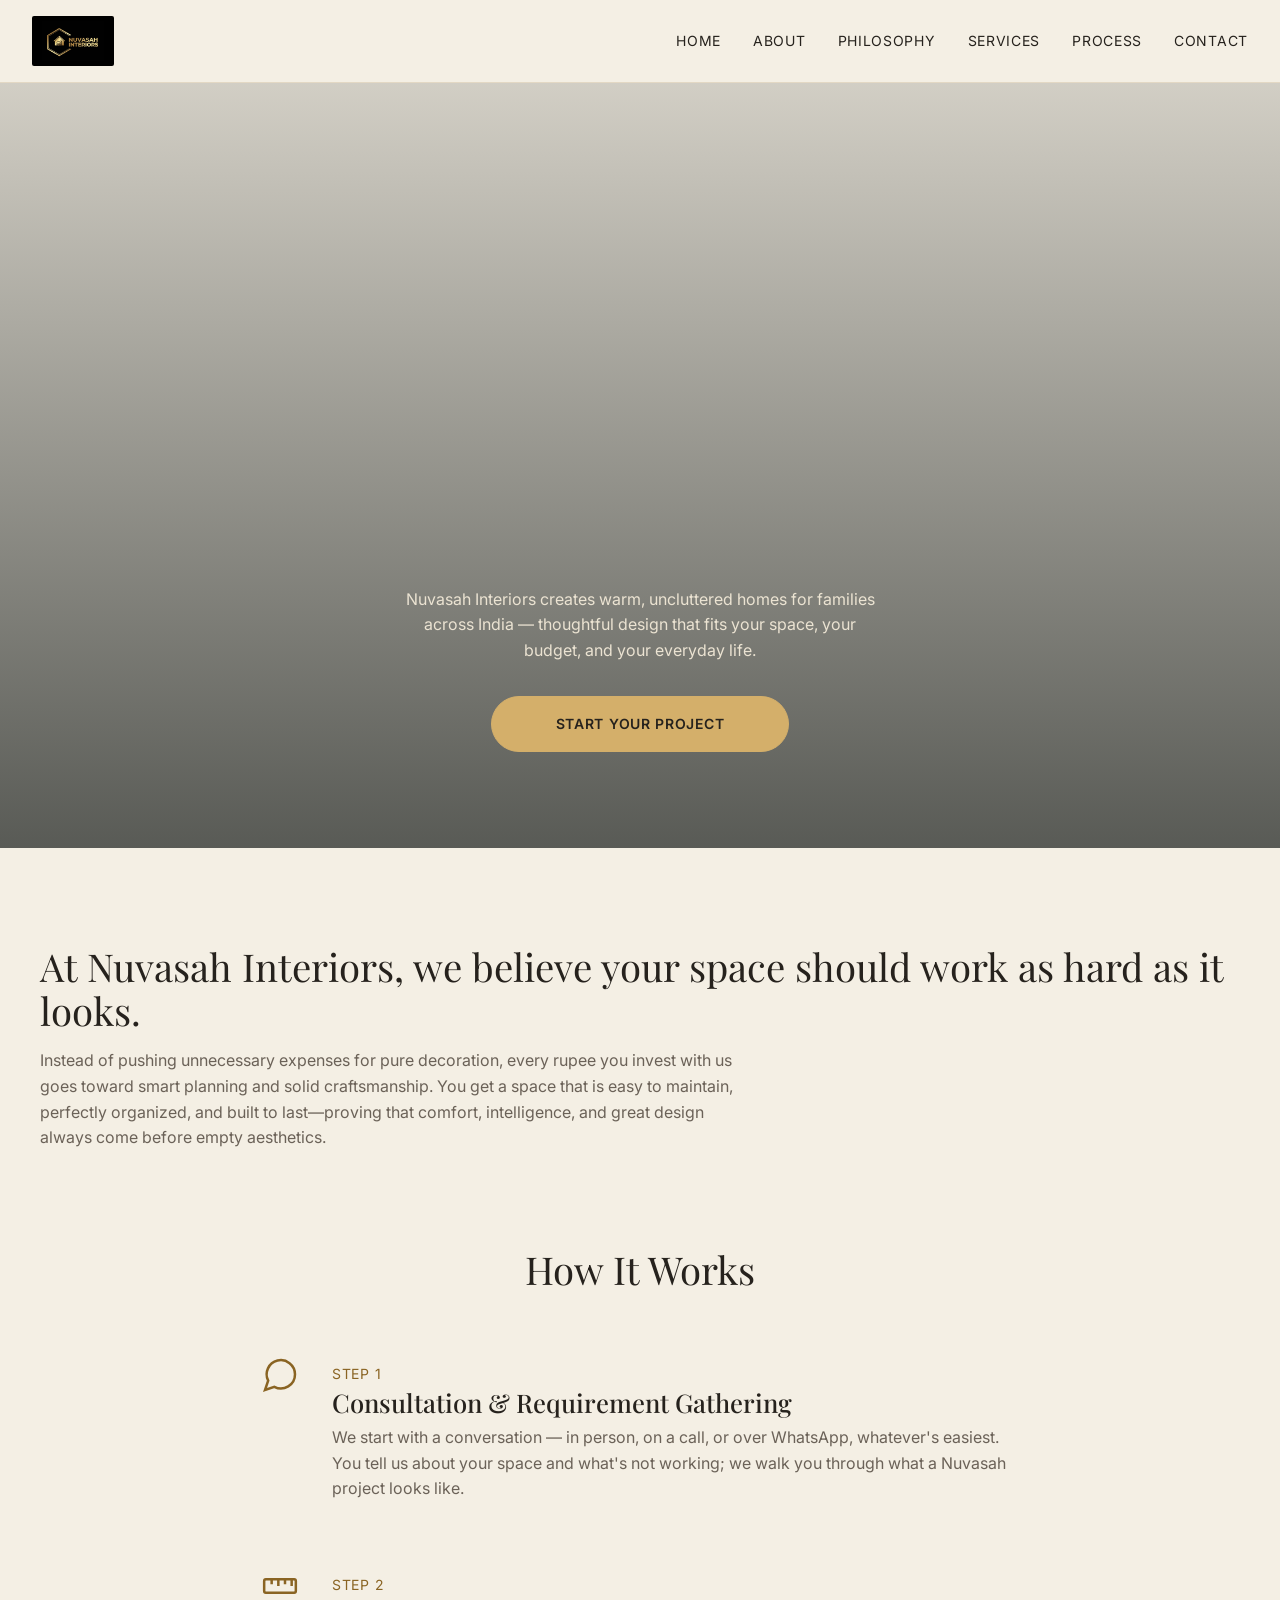
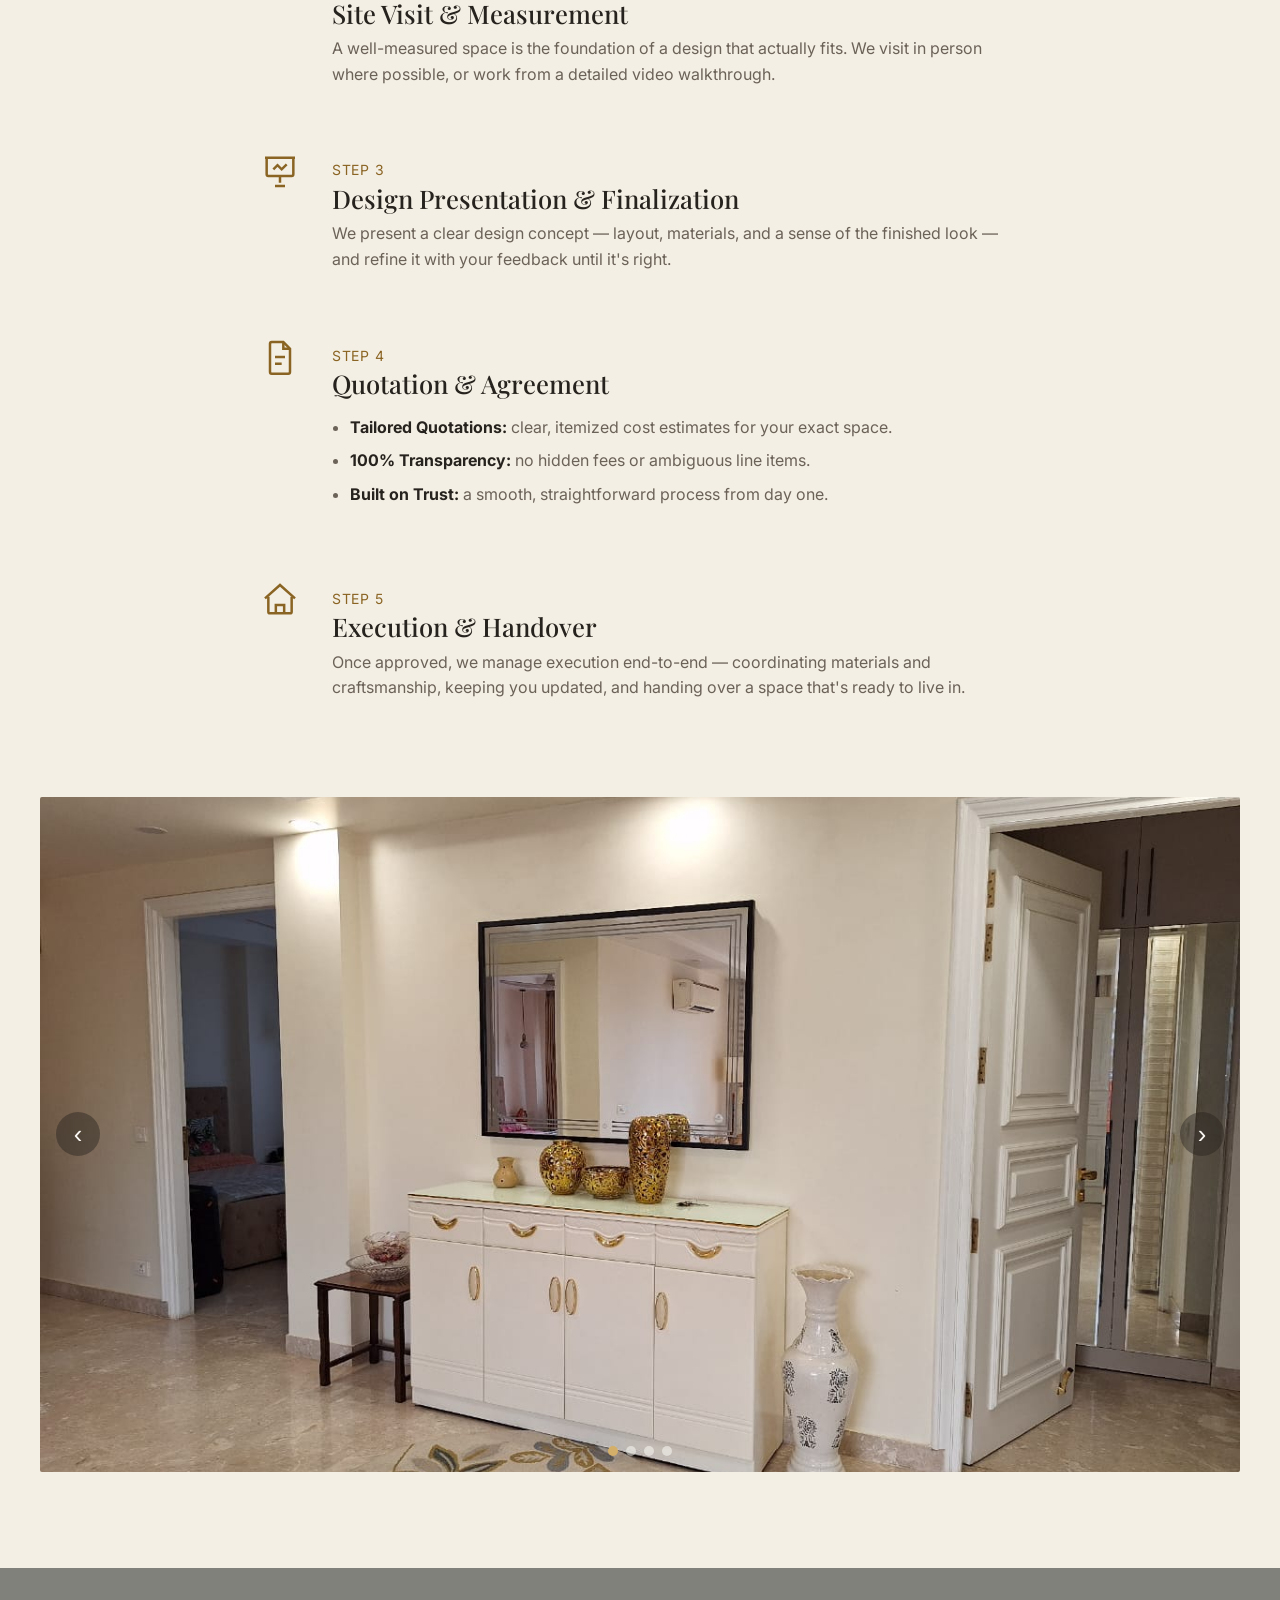
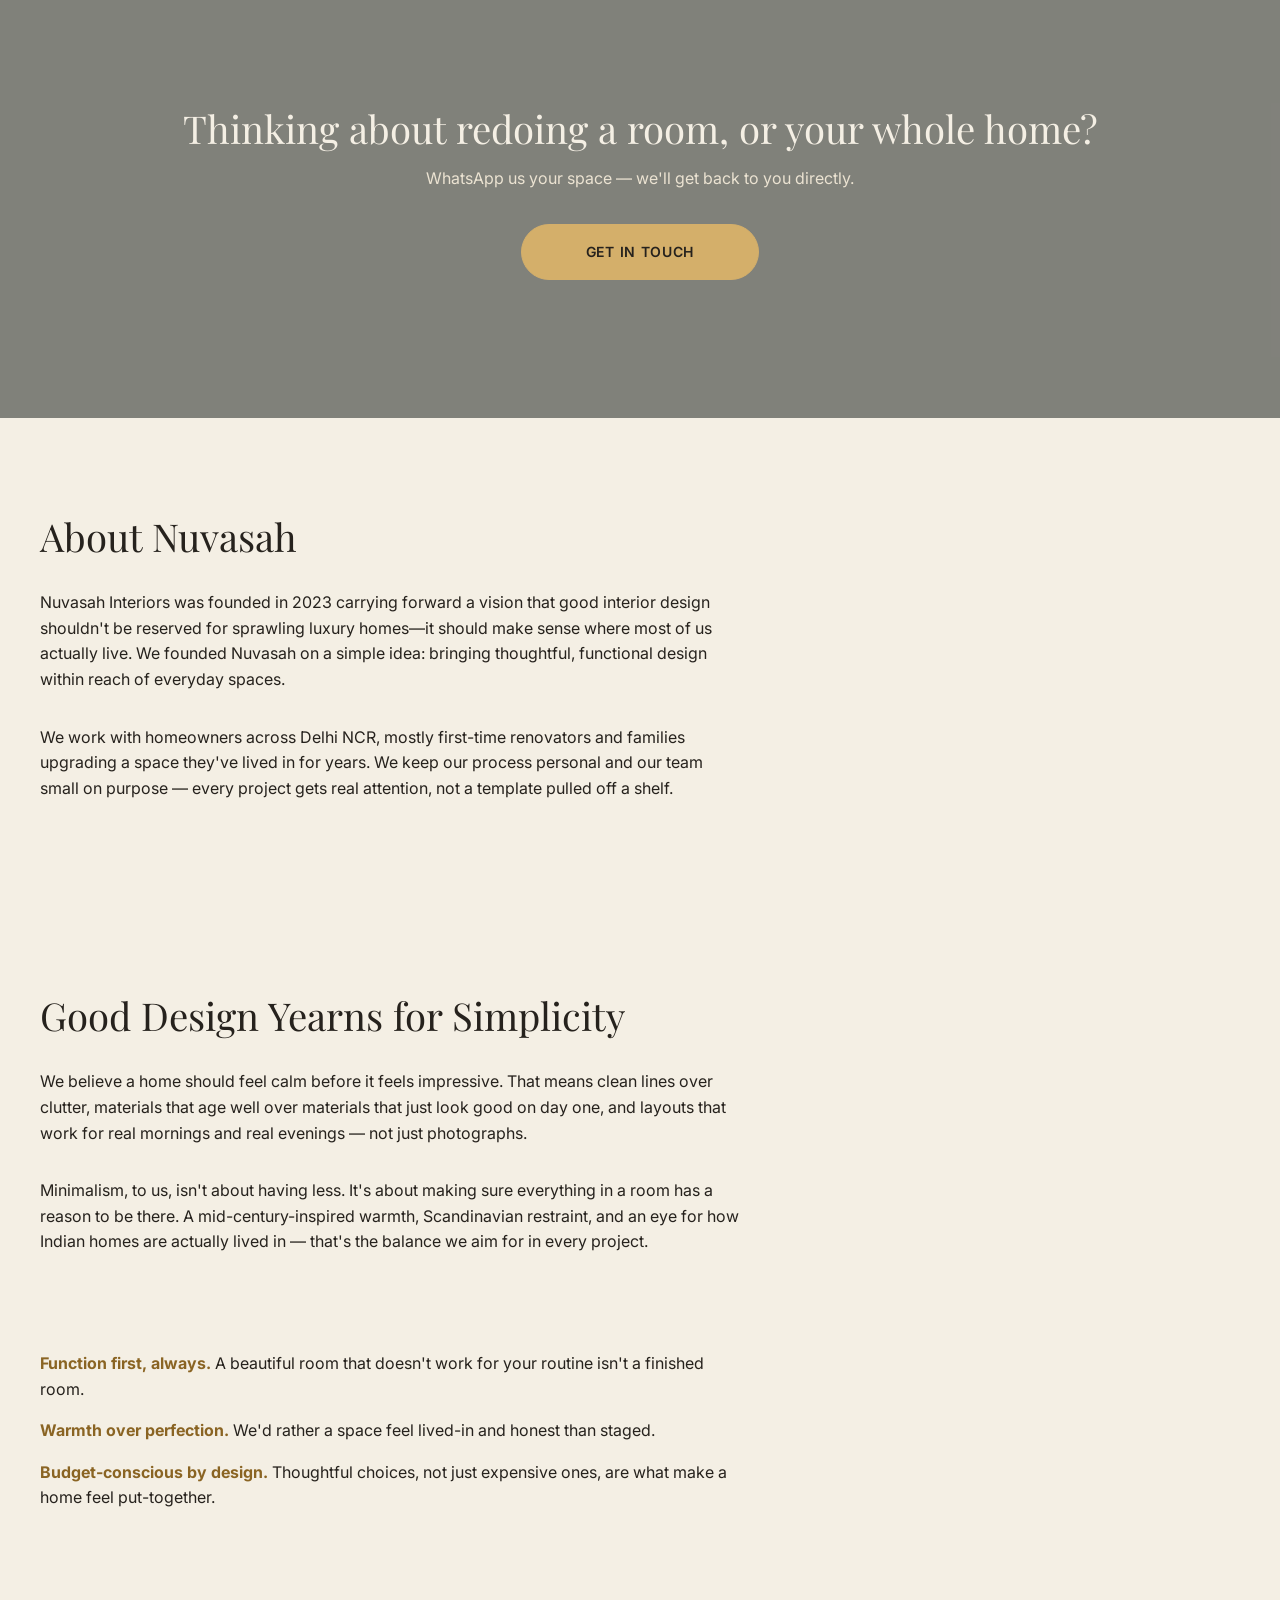
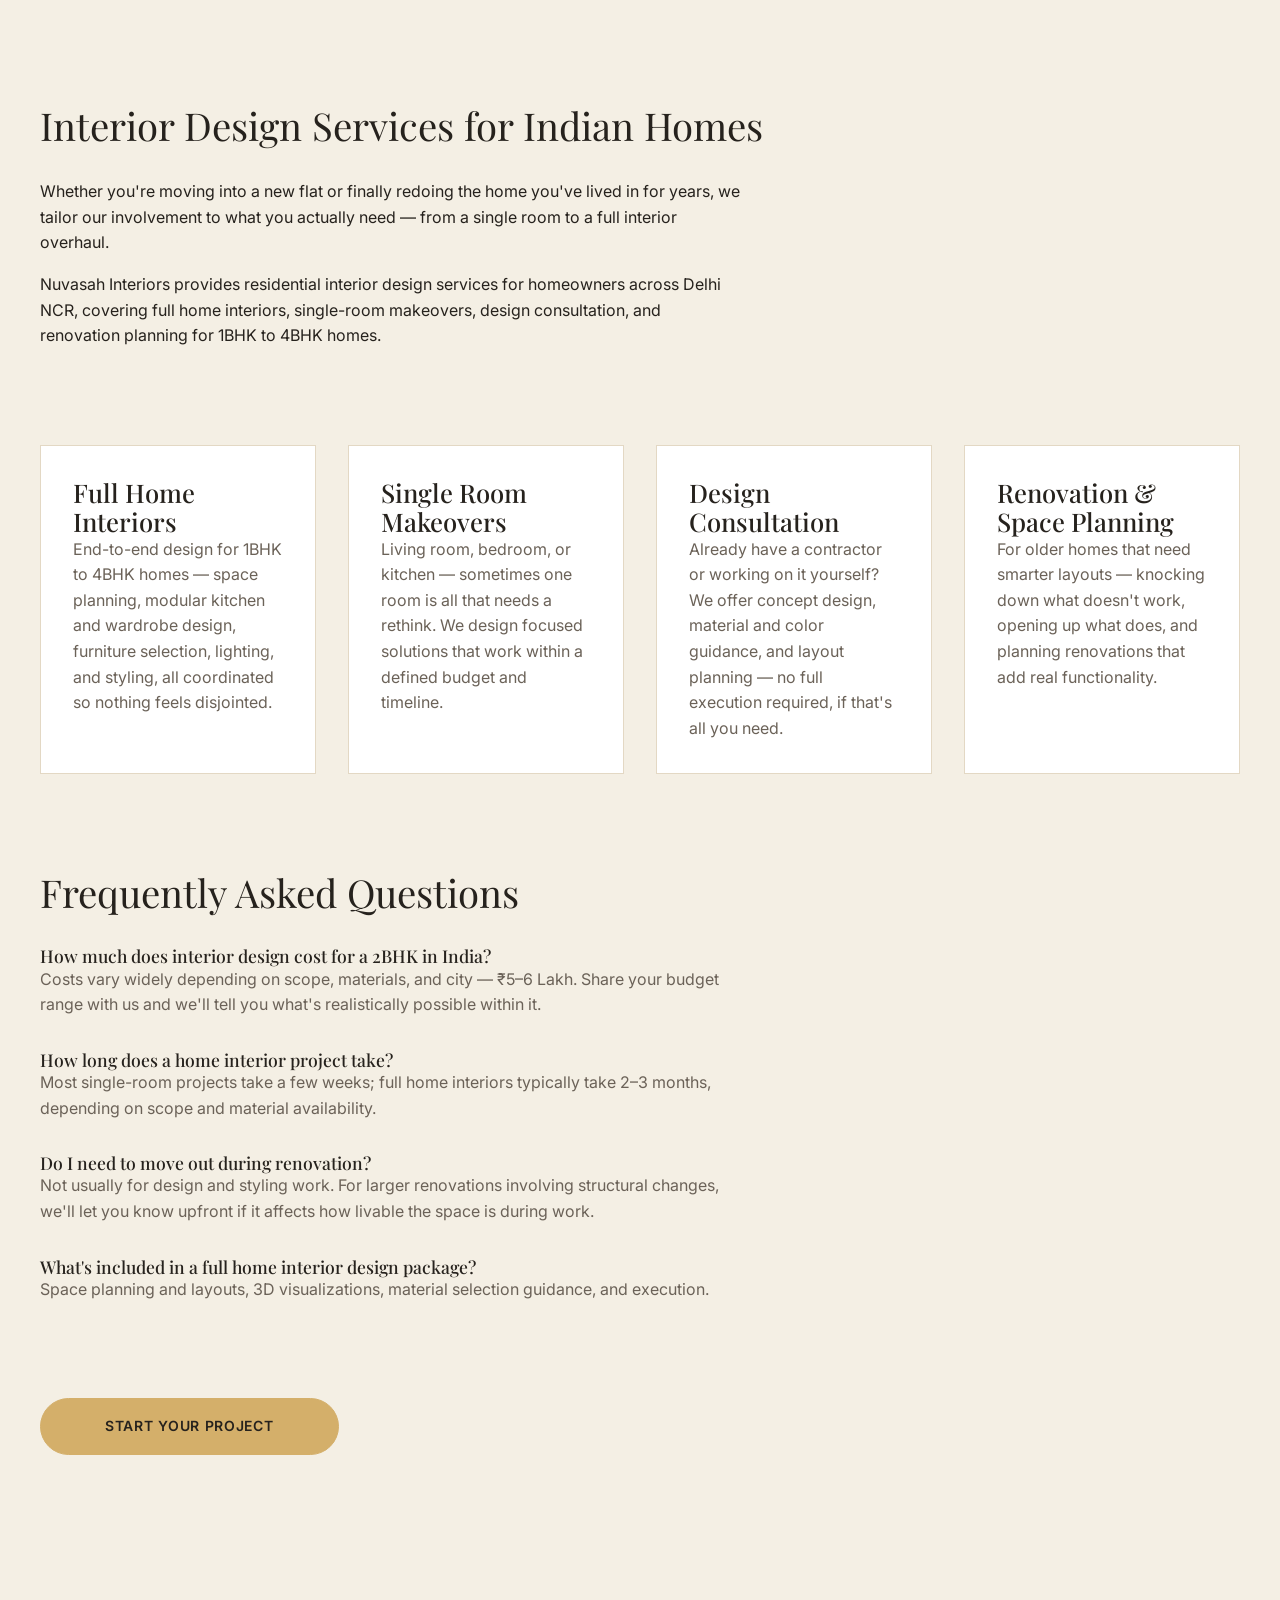
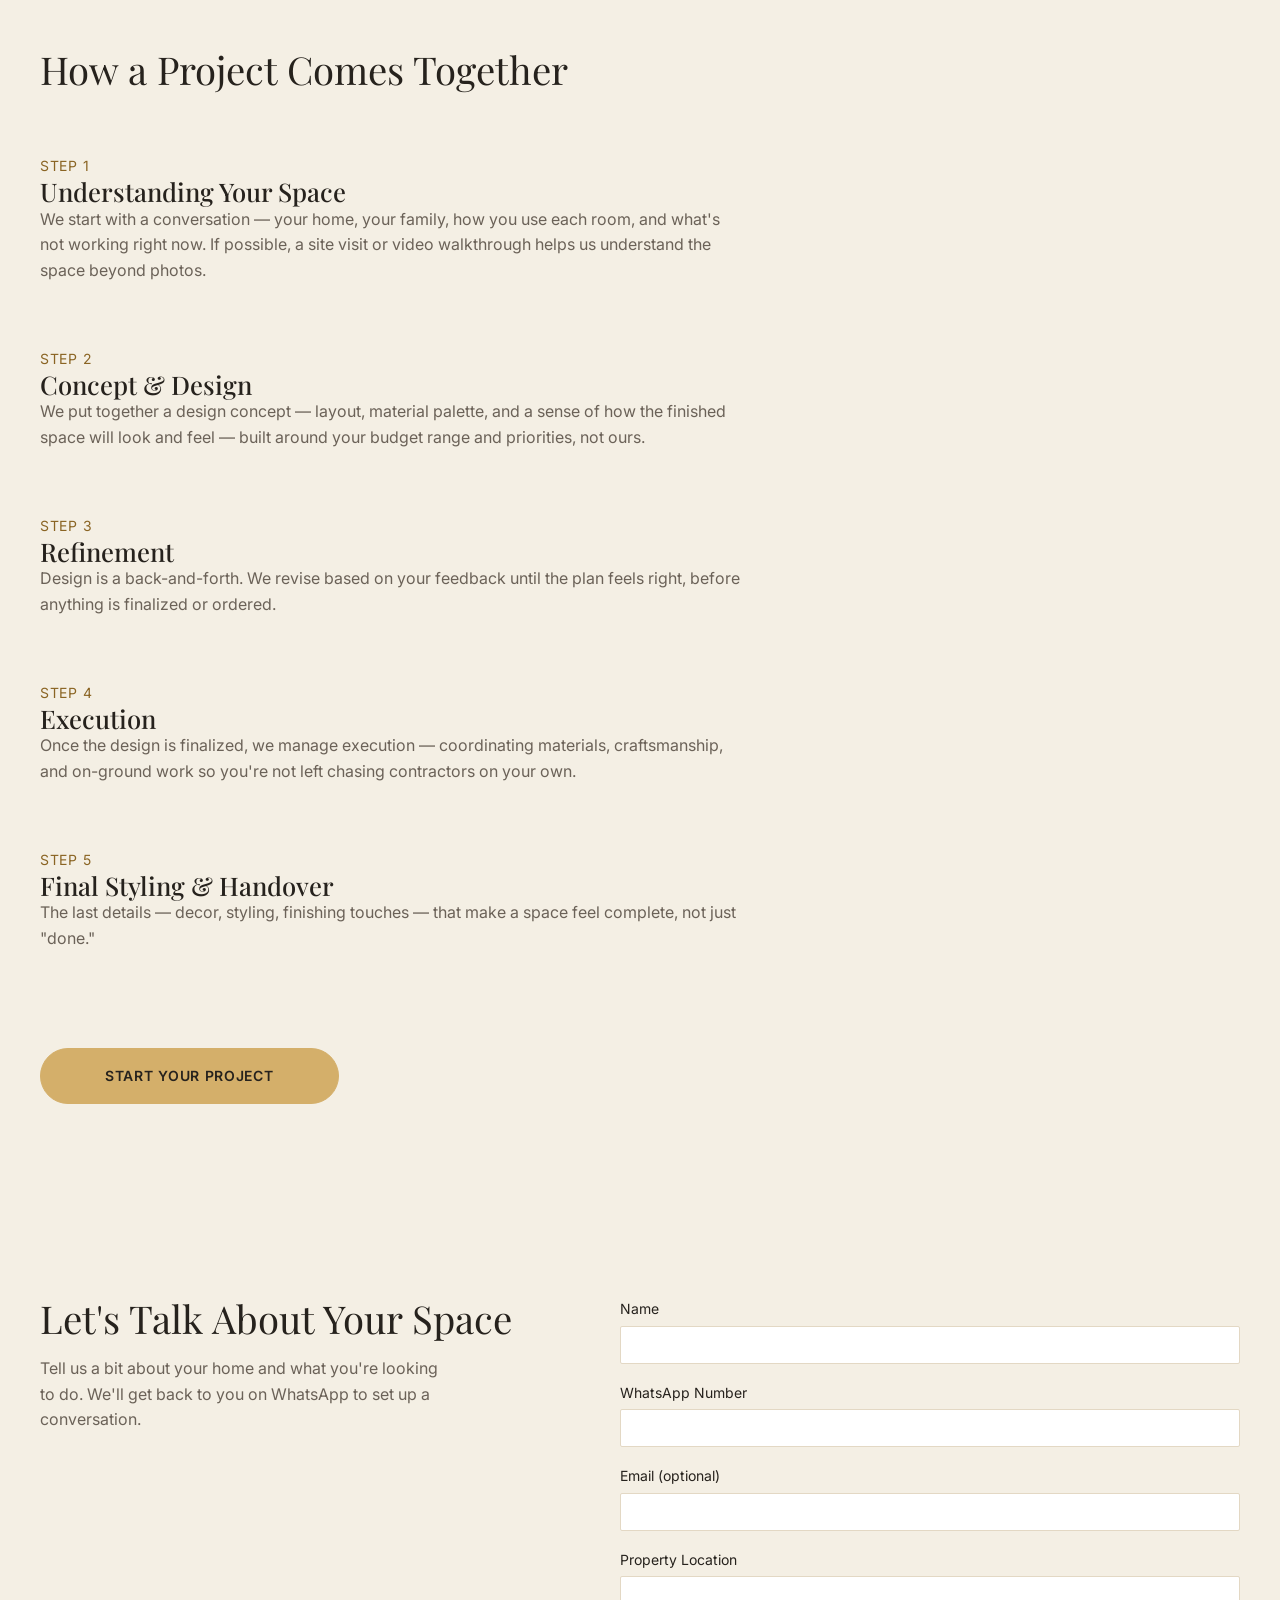
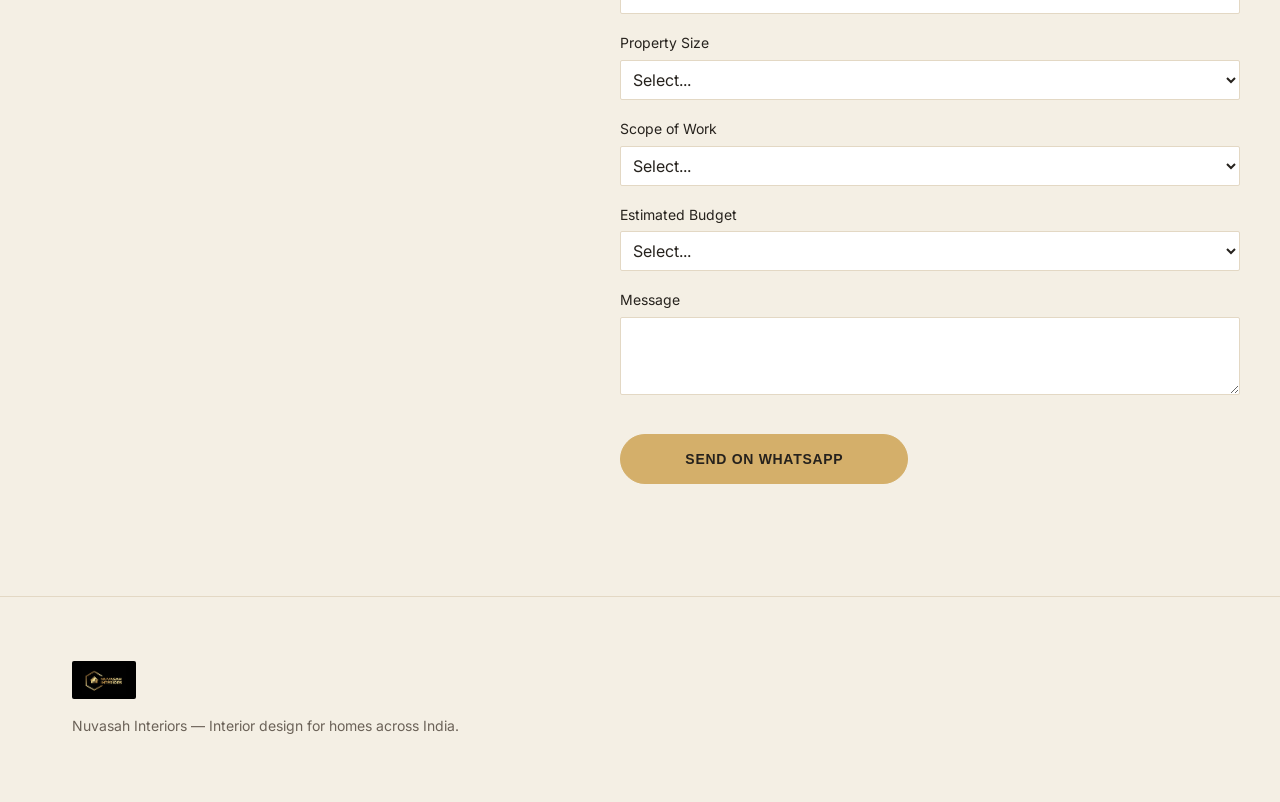
<file: index.html>
<!DOCTYPE html>
<html lang="en">
<head>
<meta charset="UTF-8">
<meta name="viewport" content="width=device-width, initial-scale=1.0">
<title>Nuvasah Interiors | Interior Design for Indian Homes</title>
<meta name="description" content="Nuvasah Interiors creates warm, uncluttered homes for families across India — thoughtful design that fits your space, your budget, and your everyday life.">
<link rel="preconnect" href="https://fonts.googleapis.com">
<link href="https://fonts.googleapis.com/css2?family=Playfair+Display:ital,wght@0,400;0,500;0,600;1,400&family=Inter:wght@400;500;600&display=swap" rel="stylesheet">
<link rel="stylesheet" href="css/variables.css">
<link rel="stylesheet" href="css/main.css">
</head>
<body>

<header class="site-header">
  <a href="#home" class="site-logo">
    <img src="assets/images/logo.png" alt="Nuvasah Interiors" height="40">
  </a>
  <ul class="site-nav">
    <li><a href="#home">Home</a></li>
    <li><a href="#about">About</a></li>
    <li><a href="#philosophy">Philosophy</a></li>
    <li><a href="#services">Services</a></li>
    <li><a href="#process">Process</a></li>
    <li><a href="#contact">Contact</a></li>
  </ul>
</header>

<!-- ============================ HOME ============================ -->
<section id="home">
  <div class="hero" style="background-image: url('https://images.unsplash.com/photo-1616486338812-3dadae4b4ace?q=80&w=1600&auto=format&fit=crop');">
    <div class="hero-content">
      <p>Nuvasah Interiors creates warm, uncluttered homes for families across India — thoughtful design that fits your space, your budget, and your everyday life.</p>
      <a href="#contact" class="btn btn-primary">Start Your Project</a>
    </div>
  </div>

  <div class="container section">
    <h2>At Nuvasah Interiors, we believe your space should work as hard as it looks.</h2>
    <p style="max-width:700px; margin-top:1rem;">Instead of pushing unnecessary expenses for pure decoration, every rupee you invest with us goes toward smart planning and solid craftsmanship. You get a space that is easy to maintain, perfectly organized, and built to last—proving that comfort, intelligence, and great design always come before empty aesthetics.</p>
  </div>

  <div class="container section" style="padding-top:0;">
    <h2 style="text-align:center; margin-bottom: var(--space-lg);">How It Works</h2>
    <div class="how-steps">

      <div class="how-step">
        <div class="how-step-icon">
          <svg viewBox="0 0 24 24" fill="none" stroke="currentColor" stroke-width="1.5"><path d="M21 11.5a8.5 8.5 0 0 1-12.4 7.6L3 21l1.9-5.6A8.5 8.5 0 1 1 21 11.5z"/></svg>
        </div>
        <div class="how-step-body">
          <p class="how-step-label">Step 1</p>
          <h3>Consultation & Requirement Gathering</h3>
          <p>We start with a conversation — in person, on a call, or over WhatsApp, whatever's easiest. You tell us about your space and what's not working; we walk you through what a Nuvasah project looks like.</p>
        </div>
      </div>

      <div class="how-step">
        <div class="how-step-icon">
          <svg viewBox="0 0 24 24" fill="none" stroke="currentColor" stroke-width="1.5"><rect x="2.5" y="8" width="19" height="8" rx="1"/><path d="M7 8v3M11 8v4M15 8v3M19 8v4"/></svg>
        </div>
        <div class="how-step-body">
          <p class="how-step-label">Step 2</p>
          <h3>Site Visit & Measurement</h3>
          <p>A well-measured space is the foundation of a design that actually fits. We visit in person where possible, or work from a detailed video walkthrough.</p>
        </div>
      </div>

      <div class="how-step">
        <div class="how-step-icon">
          <svg viewBox="0 0 24 24" fill="none" stroke="currentColor" stroke-width="1.5"><path d="M3 4h18M4 4v10a1 1 0 0 0 1 1h14a1 1 0 0 0 1-1V4"/><path d="M12 15v4M9 21h6M8 11l2.5-2.5L13 11l3-3"/></svg>
        </div>
        <div class="how-step-body">
          <p class="how-step-label">Step 3</p>
          <h3>Design Presentation & Finalization</h3>
          <p>We present a clear design concept — layout, materials, and a sense of the finished look — and refine it with your feedback until it's right.</p>
        </div>
      </div>

      <div class="how-step">
        <div class="how-step-icon">
          <svg viewBox="0 0 24 24" fill="none" stroke="currentColor" stroke-width="1.5"><path d="M7 3h7l4 4v14a1 1 0 0 1-1 1H7a1 1 0 0 1-1-1V4a1 1 0 0 1 1-1z"/><path d="M14 3v4h4"/><path d="M9 12h6M9 16h4"/></svg>
        </div>
        <div class="how-step-body">
          <p class="how-step-label">Step 4</p>
          <h3>Quotation & Agreement</h3>
          <ul class="how-step-list">
            <li><strong>Tailored Quotations:</strong> clear, itemized cost estimates for your exact space.</li>
            <li><strong>100% Transparency:</strong> no hidden fees or ambiguous line items.</li>
            <li><strong>Built on Trust:</strong> a smooth, straightforward process from day one.</li>
          </ul>
        </div>
      </div>

      <div class="how-step">
        <div class="how-step-icon">
          <svg viewBox="0 0 24 24" fill="none" stroke="currentColor" stroke-width="1.5"><path d="M3 11l9-8 9 8"/><path d="M5 10v9a1 1 0 0 0 1 1h12a1 1 0 0 0 1-1v-9"/><path d="M9.5 20v-5h5v5"/></svg>
        </div>
        <div class="how-step-body">
          <p class="how-step-label">Step 5</p>
          <h3>Execution & Handover</h3>
          <p>Once approved, we manage execution end-to-end — coordinating materials and craftsmanship, keeping you updated, and handing over a space that's ready to live in.</p>
        </div>
      </div>

    </div>
  </div>

  <div class="container section" style="padding-top:0;">
    <div class="home-carousel" data-interval="5000">
      <ul class="carousel-track">
        <li class="carousel-slide">
          <img src="assets/images/home-carousel-1.jpg" alt="Nuvasah Interiors home project" loading="lazy">
        </li>
        <li class="carousel-slide">
          <img src="assets/images/home-carousel-2.jpg" alt="Nuvasah Interiors home project" loading="lazy">
        </li>
        <li class="carousel-slide">
          <img src="assets/images/home-carousel-3.jpg" alt="Nuvasah Interiors home project" loading="lazy">
        </li>
        <li class="carousel-slide">
          <img src="assets/images/home-carousel-4.jpg" alt="Nuvasah Interiors home project" loading="lazy">
        </li>
      </ul>
      <button class="carousel-btn carousel-prev" type="button" aria-label="Previous slide">&#8249;</button>
      <button class="carousel-btn carousel-next" type="button" aria-label="Next slide">&#8250;</button>
      <div class="carousel-dots"></div>
    </div>
  </div>

  <div class="photo-band" style="background-image: url('https://images.unsplash.com/photo-1600585154340-be6161a56a0c?q=80&w=1600&auto=format&fit=crop');">
    <div class="photo-band-content">
      <h2 style="font-weight:400;">Thinking about redoing a room, or your whole home?</h2>
      <p style="color: var(--color-bg-alt); margin: var(--space-sm) 0 var(--space-md);">WhatsApp us your space — we'll get back to you directly.</p>
      <a href="#contact" class="btn btn-primary">Get in Touch</a>
    </div>
  </div>
</section>

<!-- ============================ ABOUT ============================ -->
<section id="about">
  <div class="container section">
    <h1 style="font-size: var(--fs-h2);">About Nuvasah</h1>
    <div style="max-width:700px; margin-top: var(--space-md);">
      <p style="color: var(--color-ink);">Nuvasah Interiors was founded in 2023 carrying forward a vision that good interior design shouldn't be reserved for sprawling luxury homes—it should make sense where most of us actually live. We founded Nuvasah on a simple idea: bringing thoughtful, functional design within reach of everyday spaces.</p>
      <p style="color: var(--color-ink); margin-top: var(--space-md);">We work with homeowners across Delhi NCR, mostly first-time renovators and families upgrading a space they've lived in for years. We keep our process personal and our team small on purpose — every project gets real attention, not a template pulled off a shelf.</p>
    </div>
  </div>
</section>

<!-- ============================ PHILOSOPHY ============================ -->
<section id="philosophy">
  <div class="container section">
    <h1 style="font-size: var(--fs-h2);">Good Design Yearns for Simplicity</h1>
    <div style="max-width:700px; margin-top: var(--space-md);">
      <p style="color: var(--color-ink);">We believe a home should feel calm before it feels impressive. That means clean lines over clutter, materials that age well over materials that just look good on day one, and layouts that work for real mornings and real evenings — not just photographs.</p>
      <p style="color: var(--color-ink); margin-top: var(--space-md);">Minimalism, to us, isn't about having less. It's about making sure everything in a room has a reason to be there. A mid-century-inspired warmth, Scandinavian restraint, and an eye for how Indian homes are actually lived in — that's the balance we aim for in every project.</p>
    </div>
  </div>

  <div class="container section" style="padding-top:0;">
    <div style="max-width:700px;">
      <p style="color: var(--color-ink);"><strong style="color:var(--color-accent);">Function first, always.</strong> A beautiful room that doesn't work for your routine isn't a finished room.</p>
      <p style="color: var(--color-ink); margin-top: var(--space-sm);"><strong style="color:var(--color-accent);">Warmth over perfection.</strong> We'd rather a space feel lived-in and honest than staged.</p>
      <p style="color: var(--color-ink); margin-top: var(--space-sm);"><strong style="color:var(--color-accent);">Budget-conscious by design.</strong> Thoughtful choices, not just expensive ones, are what make a home feel put-together.</p>
    </div>
  </div>
</section>

<!-- ============================ SERVICES ============================ -->
<section id="services">
  <div class="container section">
    <h1 style="font-size: var(--fs-h2);">Interior Design Services for Indian Homes</h1>
    <div style="max-width:700px; margin-top: var(--space-md);">
      <p style="color: var(--color-ink);">Whether you're moving into a new flat or finally redoing the home you've lived in for years, we tailor our involvement to what you actually need — from a single room to a full interior overhaul.</p>
      <p style="color: var(--color-ink); margin-top: var(--space-sm);">Nuvasah Interiors provides residential interior design services for homeowners across Delhi NCR, covering full home interiors, single-room makeovers, design consultation, and renovation planning for 1BHK to 4BHK homes.</p>
    </div>
  </div>

  <div class="container section" style="padding-top:0;">
    <div style="display:grid; grid-template-columns: repeat(auto-fit, minmax(260px,1fr)); gap: var(--space-md);">
      <div class="card" style="padding: var(--space-md);">
        <h3>Full Home Interiors</h3>
        <p>End-to-end design for 1BHK to 4BHK homes — space planning, modular kitchen and wardrobe design, furniture selection, lighting, and styling, all coordinated so nothing feels disjointed.</p>
      </div>
      <div class="card" style="padding: var(--space-md);">
        <h3>Single Room Makeovers</h3>
        <p>Living room, bedroom, or kitchen — sometimes one room is all that needs a rethink. We design focused solutions that work within a defined budget and timeline.</p>
      </div>
      <div class="card" style="padding: var(--space-md);">
        <h3>Design Consultation</h3>
        <p>Already have a contractor or working on it yourself? We offer concept design, material and color guidance, and layout planning — no full execution required, if that's all you need.</p>
      </div>
      <div class="card" style="padding: var(--space-md);">
        <h3>Renovation & Space Planning</h3>
        <p>For older homes that need smarter layouts — knocking down what doesn't work, opening up what does, and planning renovations that add real functionality.</p>
      </div>
    </div>
  </div>

  <div class="container section" style="padding-top:0;">
    <h2>Frequently Asked Questions</h2>
    <div style="max-width:700px; margin-top: var(--space-md);">
      <h3 style="font-size:1.1rem;">How much does interior design cost for a 2BHK in India?</h3>
      <p style="margin-bottom: var(--space-md);">Costs vary widely depending on scope, materials, and city — ₹5–6 Lakh. Share your budget range with us and we'll tell you what's realistically possible within it.</p>

      <h3 style="font-size:1.1rem;">How long does a home interior project take?</h3>
      <p style="margin-bottom: var(--space-md);">Most single-room projects take a few weeks; full home interiors typically take 2–3 months, depending on scope and material availability.</p>

      <h3 style="font-size:1.1rem;">Do I need to move out during renovation?</h3>
      <p style="margin-bottom: var(--space-md);">Not usually for design and styling work. For larger renovations involving structural changes, we'll let you know upfront if it affects how livable the space is during work.</p>

      <h3 style="font-size:1.1rem;">What's included in a full home interior design package?</h3>
      <p>Space planning and layouts, 3D visualizations, material selection guidance, and execution.</p>
    </div>
  </div>

  <div class="container section" style="padding-top:0;">
    <a href="#contact" class="btn btn-primary">Start Your Project</a>
  </div>
</section>

<!-- ============================ PROCESS ============================ -->
<section id="process">
  <div class="container section">
    <h1 style="font-size: var(--fs-h2);">How a Project Comes Together</h1>

    <div style="max-width:700px; margin-top: var(--space-lg);">
      <div style="margin-bottom: var(--space-lg);">
        <p style="font-family: var(--font-body); font-size: var(--fs-small); letter-spacing:0.05em; text-transform:uppercase; color: var(--color-accent);">Step 1</p>
        <h3>Understanding Your Space</h3>
        <p>We start with a conversation — your home, your family, how you use each room, and what's not working right now. If possible, a site visit or video walkthrough helps us understand the space beyond photos.</p>
      </div>

      <div style="margin-bottom: var(--space-lg);">
        <p style="font-family: var(--font-body); font-size: var(--fs-small); letter-spacing:0.05em; text-transform:uppercase; color: var(--color-accent);">Step 2</p>
        <h3>Concept & Design</h3>
        <p>We put together a design concept — layout, material palette, and a sense of how the finished space will look and feel — built around your budget range and priorities, not ours.</p>
      </div>

      <div style="margin-bottom: var(--space-lg);">
        <p style="font-family: var(--font-body); font-size: var(--fs-small); letter-spacing:0.05em; text-transform:uppercase; color: var(--color-accent);">Step 3</p>
        <h3>Refinement</h3>
        <p>Design is a back-and-forth. We revise based on your feedback until the plan feels right, before anything is finalized or ordered.</p>
      </div>

      <div style="margin-bottom: var(--space-lg);">
        <p style="font-family: var(--font-body); font-size: var(--fs-small); letter-spacing:0.05em; text-transform:uppercase; color: var(--color-accent);">Step 4</p>
        <h3>Execution</h3>
        <p>Once the design is finalized, we manage execution — coordinating materials, craftsmanship, and on-ground work so you're not left chasing contractors on your own.</p>
      </div>

      <div>
        <p style="font-family: var(--font-body); font-size: var(--fs-small); letter-spacing:0.05em; text-transform:uppercase; color: var(--color-accent);">Step 5</p>
        <h3>Final Styling & Handover</h3>
        <p>The last details — decor, styling, finishing touches — that make a space feel complete, not just "done."</p>
      </div>
    </div>
  </div>

  <div class="container section" style="padding-top:0;">
    <a href="#contact" class="btn btn-primary">Start Your Project</a>
  </div>
</section>

<!-- ============================ CONTACT ============================ -->
<section id="contact">
  <div class="container section">
    <div style="display:grid; grid-template-columns: 1fr 1.2fr; gap: var(--space-lg); align-items:start;">
      <div>
        <h1 style="font-size: var(--fs-h2);">Let's Talk About Your Space</h1>
        <p style="margin-top: var(--space-sm); max-width:400px;">Tell us a bit about your home and what you're looking to do. We'll get back to you on WhatsApp to set up a conversation.</p>
      </div>

      <form id="contact-form">
        <label style="font-size:var(--fs-small); color:var(--color-ink);">Name</label>
        <input type="text" id="name" name="name" required style="margin-bottom: var(--space-sm); margin-top:0.25rem;">

        <label style="font-size:var(--fs-small); color:var(--color-ink);">WhatsApp Number</label>
        <input type="tel" id="whatsapp" name="whatsapp" required style="margin-bottom: var(--space-sm); margin-top:0.25rem;">

        <label style="font-size:var(--fs-small); color:var(--color-ink);">Email (optional)</label>
        <input type="email" id="email" name="email" style="margin-bottom: var(--space-sm); margin-top:0.25rem;">

        <label style="font-size:var(--fs-small); color:var(--color-ink);">Property Location</label>
        <input type="text" id="location" name="location" required style="margin-bottom: var(--space-sm); margin-top:0.25rem;">

        <label style="font-size:var(--fs-small); color:var(--color-ink);">Property Size</label>
        <select id="bhk" name="bhk" required style="margin-bottom: var(--space-sm); margin-top:0.25rem;">
          <option value="">Select...</option>
          <option>1 BHK</option>
          <option>2 BHK</option>
          <option>3 BHK</option>
          <option>4 BHK</option>
          <option>4+ BHK</option>
        </select>

        <label style="font-size:var(--fs-small); color:var(--color-ink);">Scope of Work</label>
        <select id="scope" name="scope" required style="margin-bottom: var(--space-sm); margin-top:0.25rem;">
          <option value="">Select...</option>
          <option>Full Home Interiors</option>
          <option>Single Room Makeover</option>
          <option>Design Consultation</option>
          <option>Renovation & Space Planning</option>
        </select>

        <label style="font-size:var(--fs-small); color:var(--color-ink);">Estimated Budget</label>
        <select id="budget" name="budget" required style="margin-bottom: var(--space-sm); margin-top:0.25rem;">
          <option value="">Select...</option>
          <option>Under ₹5 Lakh</option>
          <option>₹5–10 Lakh</option>
          <option>₹10–20 Lakh</option>
          <option>₹20 Lakh+</option>
        </select>

        <label style="font-size:var(--fs-small); color:var(--color-ink);">Message</label>
        <textarea id="message" name="message" rows="3" style="margin-bottom: var(--space-md); margin-top:0.25rem;"></textarea>

        <button type="submit" class="btn btn-primary">Send on WhatsApp</button>
      </form>
    </div>
  </div>
</section>

<footer class="site-footer">
  <div class="container">
    <a href="#home" class="site-logo footer-logo">
      <img src="assets/images/logo.png" alt="Nuvasah Interiors" height="28">
    </a>
    <p>Nuvasah Interiors — Interior design for homes across India.</p>
  </div>
</footer>

<script src="js/main.js"></script>
</body>
</html>
</file>
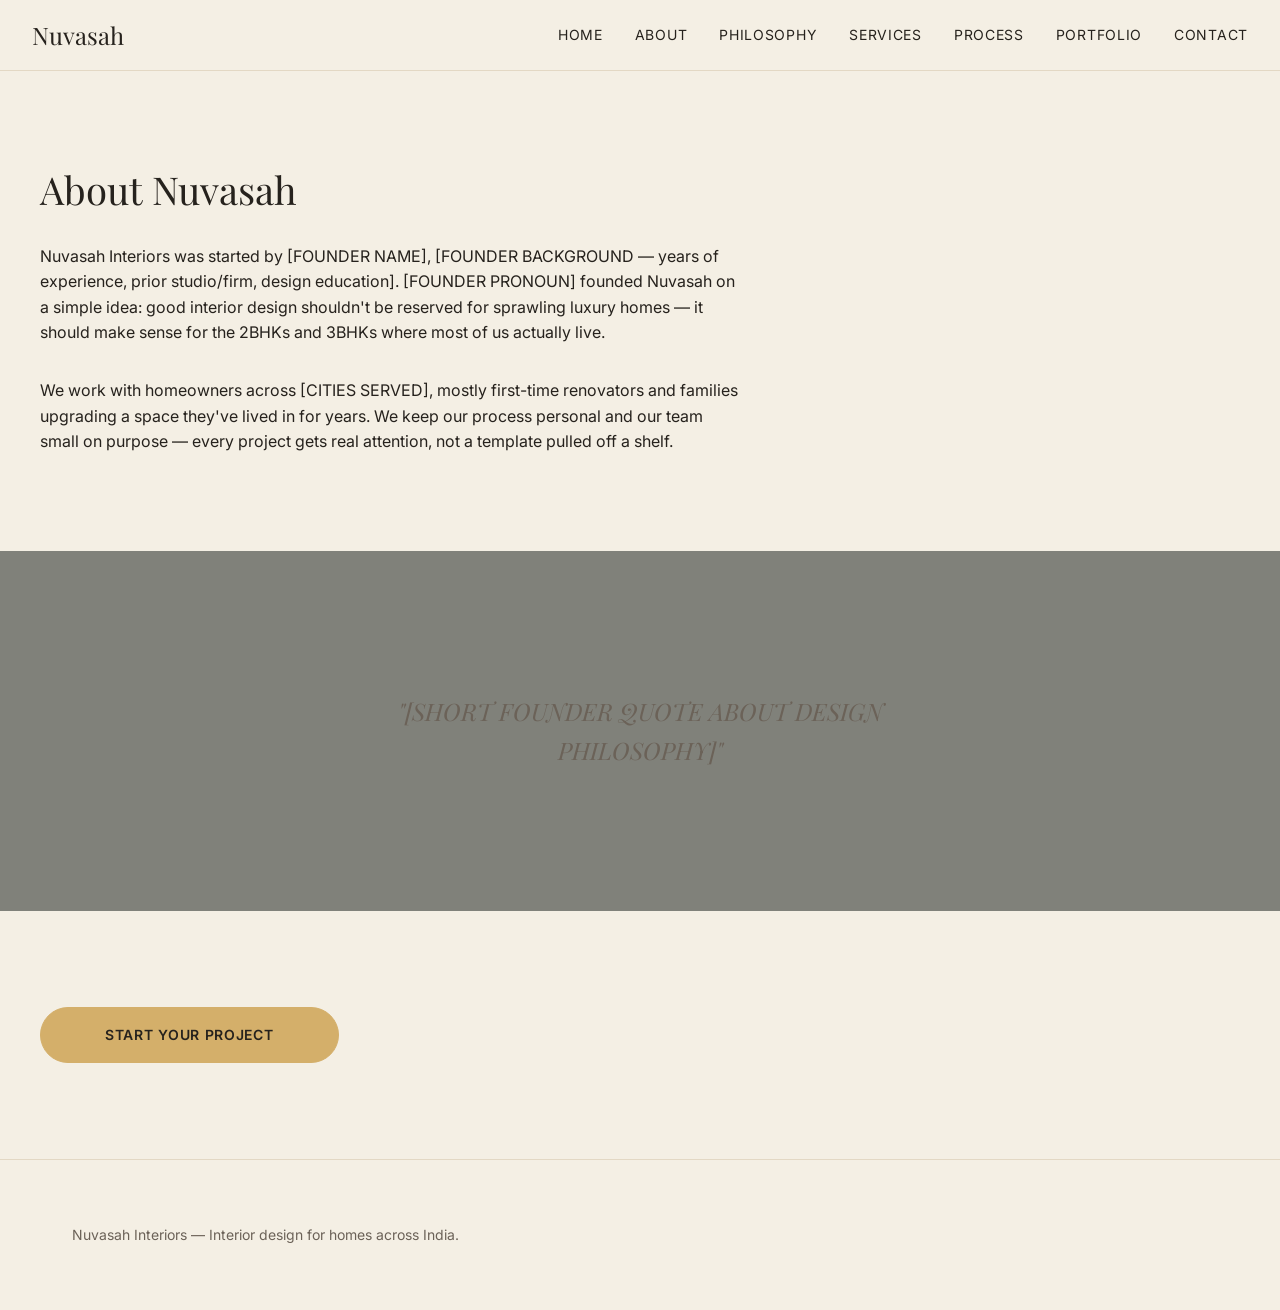
<file: about.html>
<!DOCTYPE html>
<html lang="en">
<head>
<meta charset="UTF-8">
<meta name="viewport" content="width=device-width, initial-scale=1.0">
<title>About | Nuvasah Interiors</title>
<meta name="description" content="Nuvasah Interiors was founded on a simple idea: good interior design should make sense for the homes most of us actually live in.">
<link rel="preconnect" href="https://fonts.googleapis.com">
<link href="https://fonts.googleapis.com/css2?family=Playfair+Display:ital,wght@0,400;0,500;0,600;1,400&family=Inter:wght@400;500;600&display=swap" rel="stylesheet">
<link rel="stylesheet" href="../css/variables.css">
<link rel="stylesheet" href="../css/main.css">
</head>
<body>

<header class="site-header">
  <a href="../index.html" style="font-family: var(--font-heading); font-size: 1.5rem; color: var(--color-ink);">Nuvasah</a>
  <ul class="site-nav">
    <li><a href="../index.html">Home</a></li>
    <li><a href="about.html">About</a></li>
    <li><a href="philosophy.html">Philosophy</a></li>
    <li><a href="services.html">Services</a></li>
    <li><a href="process.html">Process</a></li>
    <li><a href="portfolio.html">Portfolio</a></li>
    <li><a href="contact.html">Contact</a></li>
  </ul>
</header>

<div class="container section">
  <h1 style="font-size: var(--fs-h2);">About Nuvasah</h1>
  <div style="max-width:700px; margin-top: var(--space-md);">
    <p style="color: var(--color-ink);">Nuvasah Interiors was started by [FOUNDER NAME], [FOUNDER BACKGROUND — years of experience, prior studio/firm, design education]. [FOUNDER PRONOUN] founded Nuvasah on a simple idea: good interior design shouldn't be reserved for sprawling luxury homes — it should make sense for the 2BHKs and 3BHKs where most of us actually live.</p>
    <p style="color: var(--color-ink); margin-top: var(--space-md);">We work with homeowners across [CITIES SERVED], mostly first-time renovators and families upgrading a space they've lived in for years. We keep our process personal and our team small on purpose — every project gets real attention, not a template pulled off a shelf.</p>
  </div>
</div>

<section class="photo-band" style="background-image: url('https://images.unsplash.com/photo-1600210492486-724fe5c67fb0?q=80&w=1600&auto=format&fit=crop'); min-height:40vh;">
  <div class="photo-band-content">
    <p style="font-family: var(--font-heading); font-style:italic; font-size:1.5rem; max-width:600px;">"[SHORT FOUNDER QUOTE ABOUT DESIGN PHILOSOPHY]"</p>
  </div>
</section>

<div class="container section">
  <a href="contact.html" class="btn btn-primary">Start Your Project</a>
</div>

<footer class="site-footer">
  <div class="container">
    <p>Nuvasah Interiors — Interior design for homes across India.</p>
  </div>
</footer>

</body>
</html>
</file>
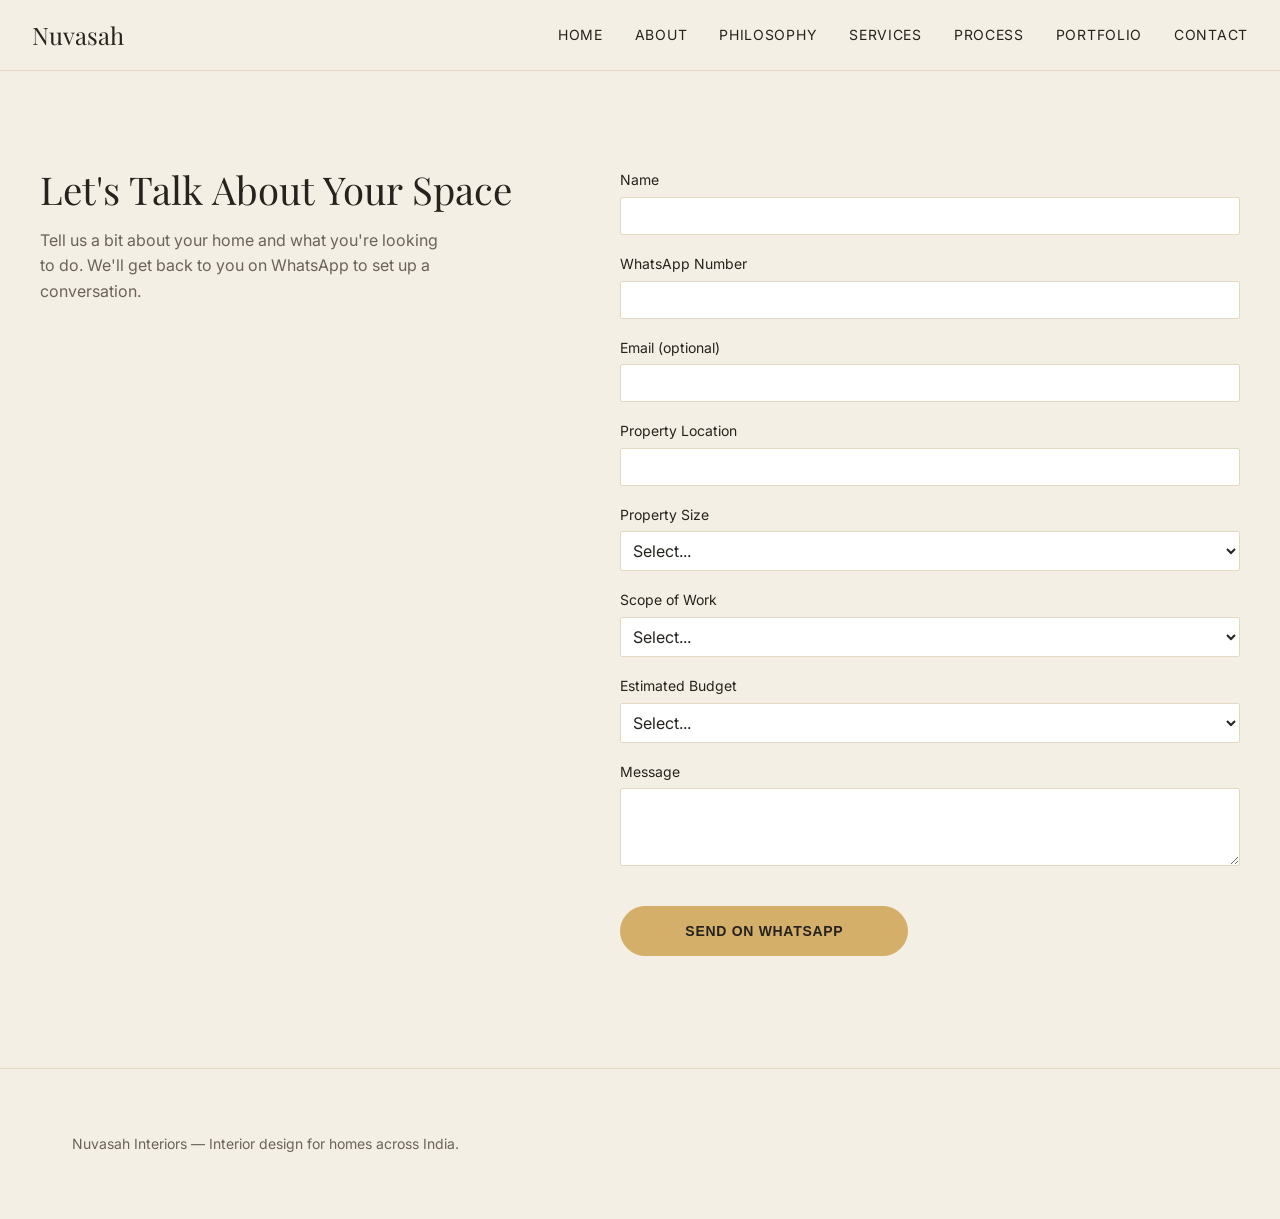
<file: contact.html>
<!DOCTYPE html>
<html lang="en">
<head>
<meta charset="UTF-8">
<meta name="viewport" content="width=device-width, initial-scale=1.0">
<title>Contact | Nuvasah Interiors</title>
<meta name="description" content="Tell us about your home and what you're looking to do — Nuvasah Interiors will get back to you on WhatsApp.">
<link rel="preconnect" href="https://fonts.googleapis.com">
<link href="https://fonts.googleapis.com/css2?family=Playfair+Display:ital,wght@0,400;0,500;0,600;1,400&family=Inter:wght@400;500;600&display=swap" rel="stylesheet">
<link rel="stylesheet" href="../css/variables.css">
<link rel="stylesheet" href="../css/main.css">
</head>
<body>

<header class="site-header">
  <a href="../index.html" style="font-family: var(--font-heading); font-size: 1.5rem; color: var(--color-ink);">Nuvasah</a>
  <ul class="site-nav">
    <li><a href="../index.html">Home</a></li>
    <li><a href="about.html">About</a></li>
    <li><a href="philosophy.html">Philosophy</a></li>
    <li><a href="services.html">Services</a></li>
    <li><a href="process.html">Process</a></li>
    <li><a href="portfolio.html">Portfolio</a></li>
    <li><a href="contact.html">Contact</a></li>
  </ul>
</header>

<div class="container section">
  <div style="display:grid; grid-template-columns: 1fr 1.2fr; gap: var(--space-lg); align-items:start;">
    <div>
      <h1 style="font-size: var(--fs-h2);">Let's Talk About Your Space</h1>
      <p style="margin-top: var(--space-sm); max-width:400px;">Tell us a bit about your home and what you're looking to do. We'll get back to you on WhatsApp to set up a conversation.</p>
    </div>

    <form id="contact-form">
      <label style="font-size:var(--fs-small); color:var(--color-ink);">Name</label>
      <input type="text" id="name" name="name" required style="margin-bottom: var(--space-sm); margin-top:0.25rem;">

      <label style="font-size:var(--fs-small); color:var(--color-ink);">WhatsApp Number</label>
      <input type="tel" id="whatsapp" name="whatsapp" required style="margin-bottom: var(--space-sm); margin-top:0.25rem;">

      <label style="font-size:var(--fs-small); color:var(--color-ink);">Email (optional)</label>
      <input type="email" id="email" name="email" style="margin-bottom: var(--space-sm); margin-top:0.25rem;">

      <label style="font-size:var(--fs-small); color:var(--color-ink);">Property Location</label>
      <input type="text" id="location" name="location" required style="margin-bottom: var(--space-sm); margin-top:0.25rem;">

      <label style="font-size:var(--fs-small); color:var(--color-ink);">Property Size</label>
      <select id="bhk" name="bhk" required style="margin-bottom: var(--space-sm); margin-top:0.25rem;">
        <option value="">Select...</option>
        <option>1 BHK</option>
        <option>2 BHK</option>
        <option>3 BHK</option>
        <option>4 BHK</option>
        <option>4+ BHK</option>
      </select>

      <label style="font-size:var(--fs-small); color:var(--color-ink);">Scope of Work</label>
      <select id="scope" name="scope" required style="margin-bottom: var(--space-sm); margin-top:0.25rem;">
        <option value="">Select...</option>
        <option>Full Home Interiors</option>
        <option>Single Room Makeover</option>
        <option>Design Consultation</option>
        <option>Renovation & Space Planning</option>
      </select>

      <label style="font-size:var(--fs-small); color:var(--color-ink);">Estimated Budget</label>
      <select id="budget" name="budget" required style="margin-bottom: var(--space-sm); margin-top:0.25rem;">
        <option value="">Select...</option>
        <option>Under ₹5 Lakh</option>
        <option>₹5–10 Lakh</option>
        <option>₹10–20 Lakh</option>
        <option>₹20 Lakh+</option>
      </select>

      <label style="font-size:var(--fs-small); color:var(--color-ink);">Message</label>
      <textarea id="message" name="message" rows="3" style="margin-bottom: var(--space-md); margin-top:0.25rem;"></textarea>

      <button type="submit" class="btn btn-primary">Send on WhatsApp</button>
    </form>
  </div>
</div>

<footer class="site-footer">
  <div class="container">
    <p>Nuvasah Interiors — Interior design for homes across India.</p>
  </div>
</footer>

<script src="../js/main.js"></script>
</body>
</html>
</file>
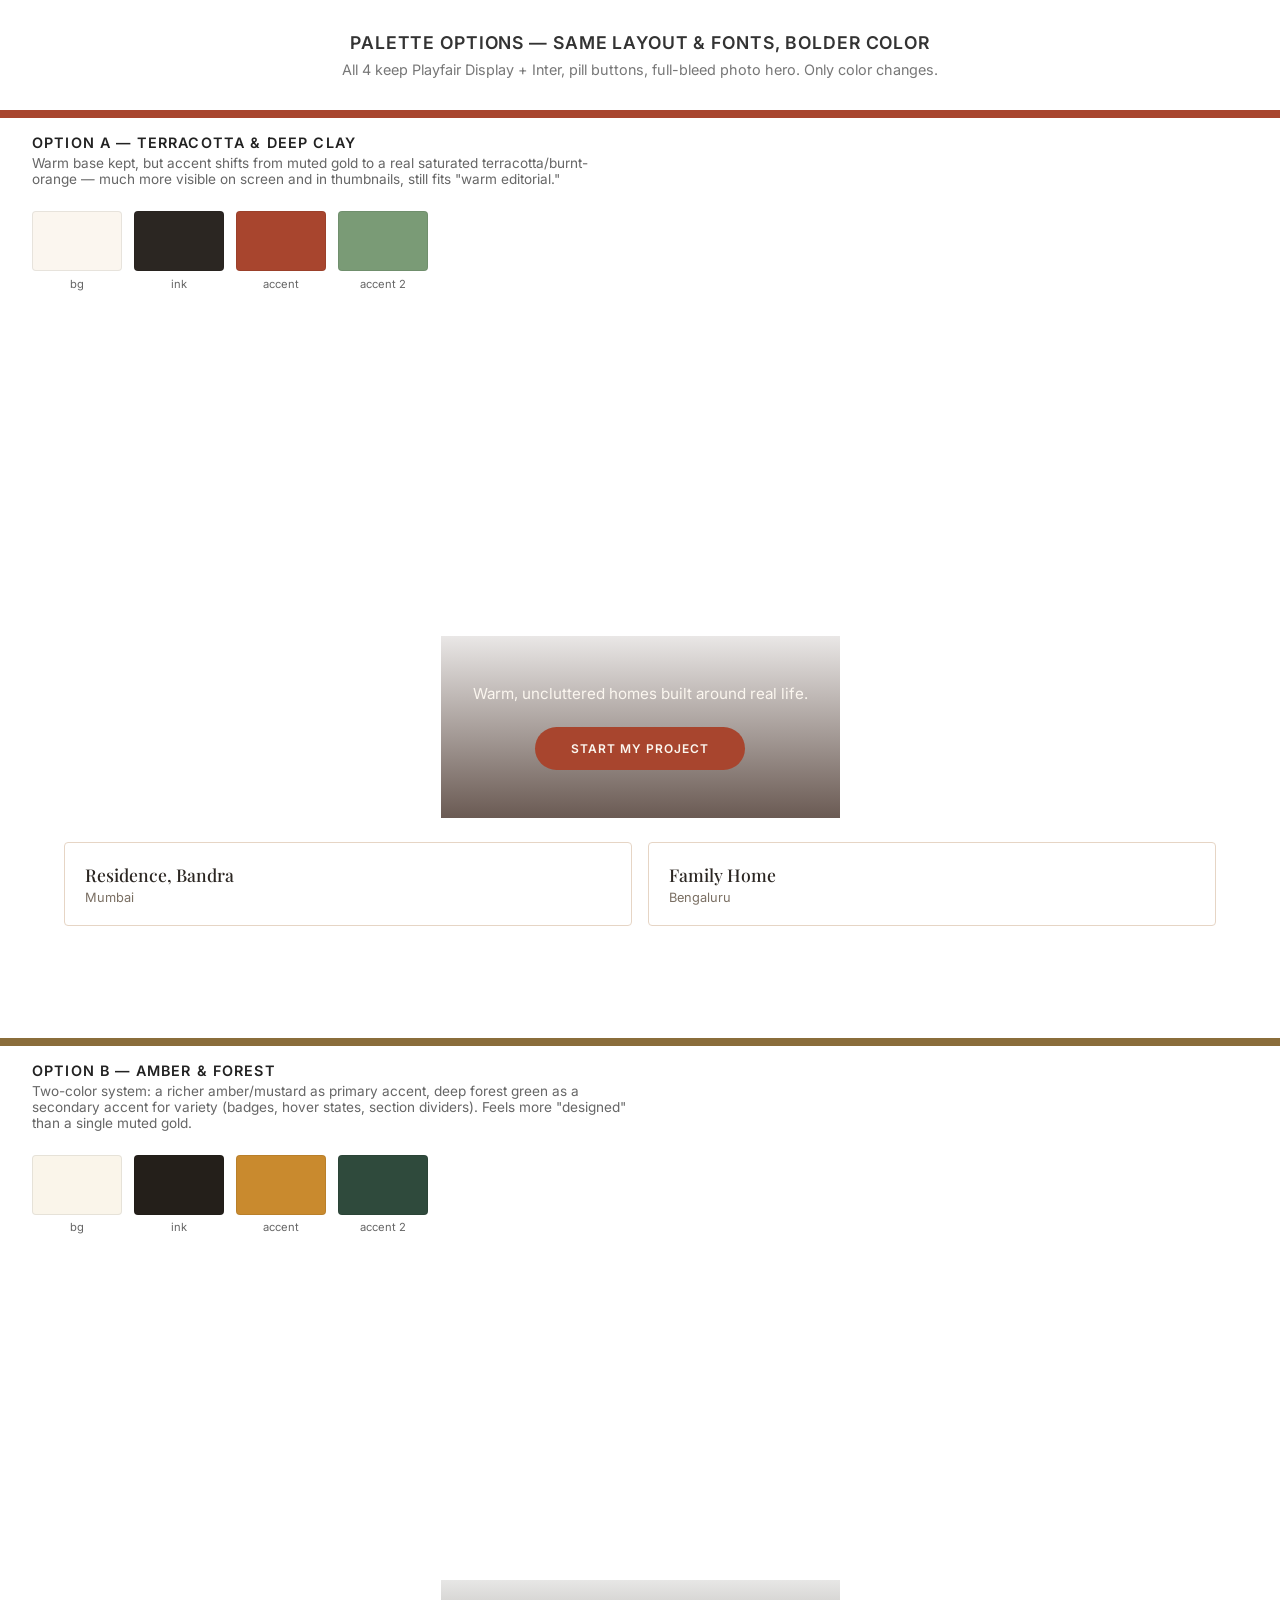
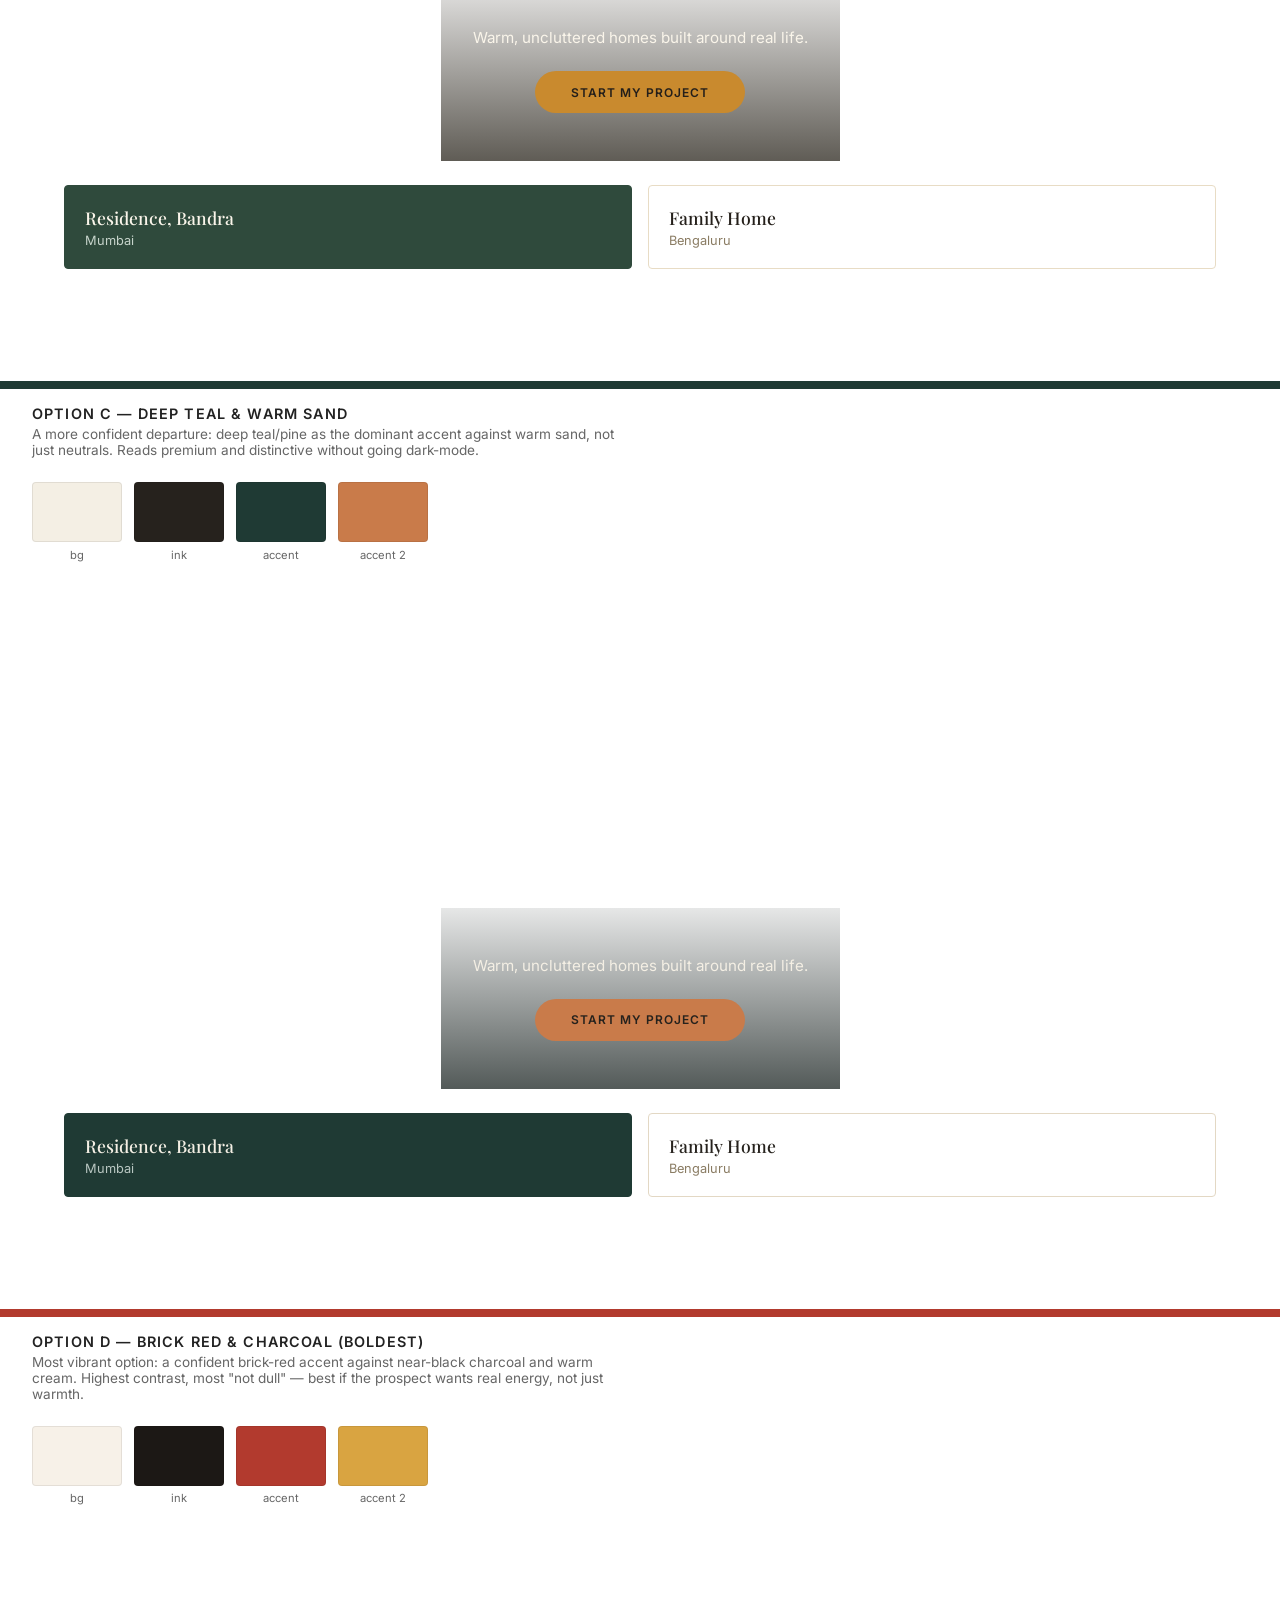
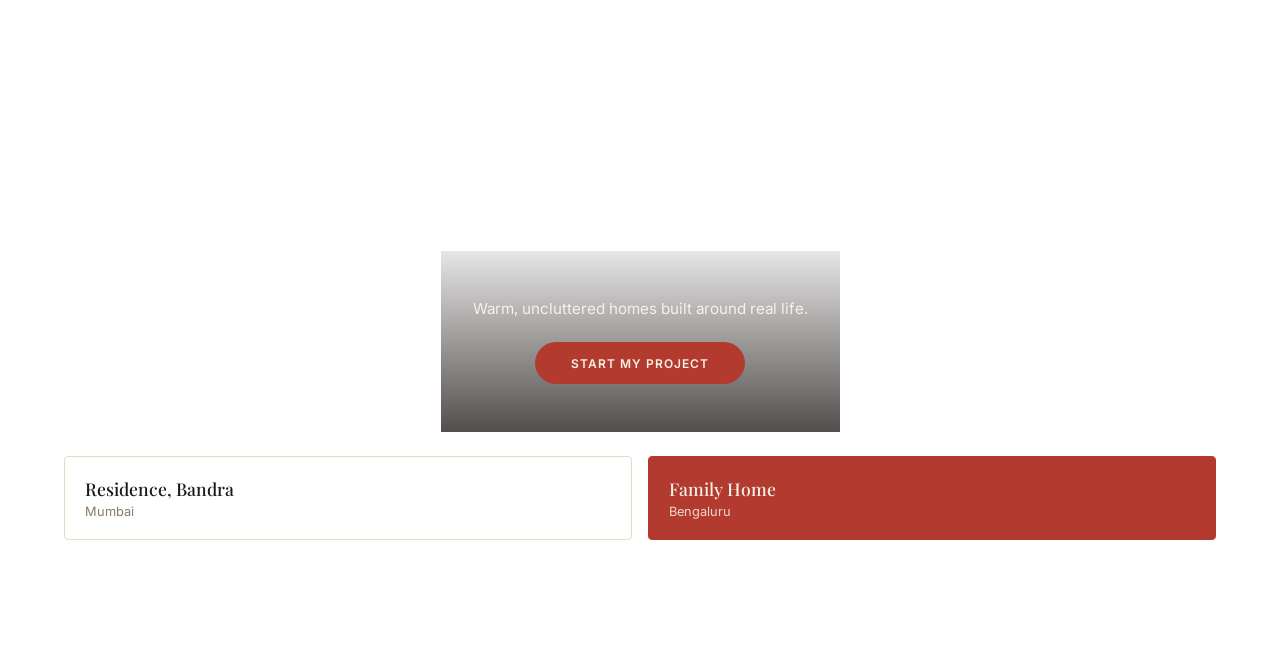
<file: palette-explorer.html>
<!DOCTYPE html>
<html lang="en">
<head>
<meta charset="UTF-8">
<meta name="viewport" content="width=device-width, initial-scale=1.0">
<title>Nuvasah — Palette Options (same layout/fonts, bolder color)</title>
<link rel="preconnect" href="https://fonts.googleapis.com">
<link href="https://fonts.googleapis.com/css2?family=Playfair+Display:ital,wght@0,400;0,500;0,600;1,400&family=Inter:wght@400;500;600&display=swap" rel="stylesheet">
<style>
  * { box-sizing: border-box; margin:0; padding:0; }
  body { font-family:'Inter',sans-serif; background:#fff; color:#222; }
  h1.page-title { font-family:'Inter',sans-serif; font-size:1.1rem; text-align:center; padding:2rem 1rem 0.5rem; font-weight:600; letter-spacing:0.05em; text-transform:uppercase; color:#333; }
  p.page-sub { text-align:center; color:#777; font-size:0.9rem; padding-bottom:2rem; }
  .palette-block { border-top: 8px solid; margin-bottom: 3rem; }
  .palette-header { padding: 1rem 2rem 0; }
  .palette-header h2 { font-family:'Inter',sans-serif; font-size:0.9rem; text-transform:uppercase; letter-spacing:0.08em; font-weight:600; }
  .palette-header p { font-size:0.85rem; color:#666; max-width:600px; margin-top:0.25rem; }

  .demo { padding: 2rem; }
  .demo-hero {
    position: relative;
    min-height: 55vh;
    display:flex; align-items:flex-end; justify-content:center;
    background-size: cover; background-position:center;
    border-radius: 4px;
    overflow:hidden;
  }
  .demo-hero::before { content:""; position:absolute; inset:0; }
  .demo-hero-content { position:relative; z-index:1; padding: 3rem 2rem; text-align:center; max-width:600px; }
  .demo-hero h3 { font-family:'Playfair Display', serif; font-weight:400; font-size: 2.2rem; line-height:1.15; margin-bottom:1rem; }
  .demo-hero p { font-size:0.95rem; margin-bottom:1.5rem; }
  .pill-btn { display:inline-block; padding:0.85rem 2.25rem; border-radius:999px; font-size:0.75rem; letter-spacing:0.08em; text-transform:uppercase; font-weight:600; text-decoration:none; }

  .swatch-row { display:flex; gap:0.75rem; padding: 1.5rem 2rem 0; flex-wrap:wrap; }
  .swatch { width:90px; height:60px; border-radius:4px; border:1px solid rgba(0,0,0,0.08); }
  .swatch-label { font-size:0.7rem; text-align:center; margin-top:0.35rem; color:#666; }
  .swatch-block { text-align:center; }

  .card-row { display:flex; gap:1rem; padding: 1.5rem 2rem 2rem; }
  .demo-card { flex:1; padding:1.25rem; border-radius:4px; border:1px solid; }
  .demo-card h4 { font-family:'Playfair Display', serif; font-weight:500; font-size:1.1rem; margin-bottom:0.25rem; }
  .demo-card p { font-size:0.8rem; }
</style>
</head>
<body>

<h1 class="page-title">Palette Options — Same Layout &amp; Fonts, Bolder Color</h1>
<p class="page-sub">All 4 keep Playfair Display + Inter, pill buttons, full-bleed photo hero. Only color changes.</p>

<!-- OPTION A -->
<div class="palette-block" style="border-color:#A8452E;">
  <div class="palette-header">
    <h2>Option A — Terracotta &amp; Deep Clay</h2>
    <p>Warm base kept, but accent shifts from muted gold to a real saturated terracotta/burnt-orange — much more visible on screen and in thumbnails, still fits "warm editorial."</p>
  </div>
  <div class="swatch-row">
    <div class="swatch-block"><div class="swatch" style="background:#FBF6EF;"></div><div class="swatch-label">bg</div></div>
    <div class="swatch-block"><div class="swatch" style="background:#2B2622;"></div><div class="swatch-label">ink</div></div>
    <div class="swatch-block"><div class="swatch" style="background:#A8452E;"></div><div class="swatch-label">accent</div></div>
    <div class="swatch-block"><div class="swatch" style="background:#7A9B76;"></div><div class="swatch-label">accent 2</div></div>
  </div>
  <div class="demo">
    <div class="demo-hero" style="background-image:url('https://images.unsplash.com/photo-1616486338812-3dadae4b4ace?q=80&w=1400&auto=format&fit=crop');">
      <div class="demo-hero-content" style="color:#FBF6EF;">
        <div style="position:absolute; inset:0; background:linear-gradient(180deg, rgba(43,20,10,0.1) 0%, rgba(43,20,10,0.7) 100%); z-index:0;"></div>
        <p style="position:relative; z-index:1;">Warm, uncluttered homes built around real life.</p>
        <a class="pill-btn" style="position:relative; z-index:1; background:#A8452E; color:#FBF6EF;">Start My Project</a>
      </div>
    </div>
    <div class="card-row">
      <div class="demo-card" style="border-color:#E6D5C5; background:#fff;"><h4 style="color:#2B2622;">Residence, Bandra</h4><p style="color:#7A6F63;">Mumbai</p></div>
      <div class="demo-card" style="border-color:#E6D5C5; background:#fff;"><h4 style="color:#2B2622;">Family Home</h4><p style="color:#7A6F63;">Bengaluru</p></div>
    </div>
  </div>
</div>

<!-- OPTION B -->
<div class="palette-block" style="border-color:#8A6D3B;">
  <div class="palette-header">
    <h2>Option B — Amber &amp; Forest</h2>
    <p>Two-color system: a richer amber/mustard as primary accent, deep forest green as a secondary accent for variety (badges, hover states, section dividers). Feels more "designed" than a single muted gold.</p>
  </div>
  <div class="swatch-row">
    <div class="swatch-block"><div class="swatch" style="background:#FAF5EA;"></div><div class="swatch-label">bg</div></div>
    <div class="swatch-block"><div class="swatch" style="background:#241F1A;"></div><div class="swatch-label">ink</div></div>
    <div class="swatch-block"><div class="swatch" style="background:#C98A2E;"></div><div class="swatch-label">accent</div></div>
    <div class="swatch-block"><div class="swatch" style="background:#2F4A3C;"></div><div class="swatch-label">accent 2</div></div>
  </div>
  <div class="demo">
    <div class="demo-hero" style="background-image:url('https://images.unsplash.com/photo-1600585154340-be6161a56a0c?q=80&w=1400&auto=format&fit=crop');">
      <div class="demo-hero-content" style="color:#FAF5EA;">
        <div style="position:absolute; inset:0; background:linear-gradient(180deg, rgba(20,15,5,0.1) 0%, rgba(20,15,5,0.68) 100%); z-index:0;"></div>
        <p style="position:relative; z-index:1;">Warm, uncluttered homes built around real life.</p>
        <a class="pill-btn" style="position:relative; z-index:1; background:#C98A2E; color:#241F1A;">Start My Project</a>
      </div>
    </div>
    <div class="card-row">
      <div class="demo-card" style="border-color:#2F4A3C; background:#2F4A3C;"><h4 style="color:#FAF5EA;">Residence, Bandra</h4><p style="color:#C7D4CB;">Mumbai</p></div>
      <div class="demo-card" style="border-color:#E8DCC5; background:#fff;"><h4 style="color:#241F1A;">Family Home</h4><p style="color:#8A7C63;">Bengaluru</p></div>
    </div>
  </div>
</div>

<!-- OPTION C -->
<div class="palette-block" style="border-color:#1F3A34;">
  <div class="palette-header">
    <h2>Option C — Deep Teal &amp; Warm Sand</h2>
    <p>A more confident departure: deep teal/pine as the dominant accent against warm sand, not just neutrals. Reads premium and distinctive without going dark-mode.</p>
  </div>
  <div class="swatch-row">
    <div class="swatch-block"><div class="swatch" style="background:#F4EFE4;"></div><div class="swatch-label">bg</div></div>
    <div class="swatch-block"><div class="swatch" style="background:#26221D;"></div><div class="swatch-label">ink</div></div>
    <div class="swatch-block"><div class="swatch" style="background:#1F3A34;"></div><div class="swatch-label">accent</div></div>
    <div class="swatch-block"><div class="swatch" style="background:#C97B4A;"></div><div class="swatch-label">accent 2</div></div>
  </div>
  <div class="demo">
    <div class="demo-hero" style="background-image:url('https://images.unsplash.com/photo-1600210492486-724fe5c67fb0?q=80&w=1400&auto=format&fit=crop');">
      <div class="demo-hero-content" style="color:#F4EFE4;">
        <div style="position:absolute; inset:0; background:linear-gradient(180deg, rgba(10,20,18,0.1) 0%, rgba(10,20,18,0.7) 100%); z-index:0;"></div>
        <p style="position:relative; z-index:1;">Warm, uncluttered homes built around real life.</p>
        <a class="pill-btn" style="position:relative; z-index:1; background:#C97B4A; color:#26221D;">Start My Project</a>
      </div>
    </div>
    <div class="card-row">
      <div class="demo-card" style="border-color:#1F3A34; background:#1F3A34;"><h4 style="color:#F4EFE4;">Residence, Bandra</h4><p style="color:#B9C7C2;">Mumbai</p></div>
      <div class="demo-card" style="border-color:#E3D8C4; background:#fff;"><h4 style="color:#26221D;">Family Home</h4><p style="color:#8A7C63;">Bengaluru</p></div>
    </div>
  </div>
</div>

<!-- OPTION D -->
<div class="palette-block" style="border-color:#B23A2E;">
  <div class="palette-header">
    <h2>Option D — Brick Red &amp; Charcoal (boldest)</h2>
    <p>Most vibrant option: a confident brick-red accent against near-black charcoal and warm cream. Highest contrast, most "not dull" — best if the prospect wants real energy, not just warmth.</p>
  </div>
  <div class="swatch-row">
    <div class="swatch-block"><div class="swatch" style="background:#F7F1E8;"></div><div class="swatch-label">bg</div></div>
    <div class="swatch-block"><div class="swatch" style="background:#1C1815;"></div><div class="swatch-label">ink</div></div>
    <div class="swatch-block"><div class="swatch" style="background:#B23A2E;"></div><div class="swatch-label">accent</div></div>
    <div class="swatch-block"><div class="swatch" style="background:#D9A441;"></div><div class="swatch-label">accent 2</div></div>
  </div>
  <div class="demo">
    <div class="demo-hero" style="background-image:url('https://images.unsplash.com/photo-1618221195710-dd6b41faaea6?q=80&w=1400&auto=format&fit=crop');">
      <div class="demo-hero-content" style="color:#F7F1E8;">
        <div style="position:absolute; inset:0; background:linear-gradient(180deg, rgba(15,10,8,0.1) 0%, rgba(15,10,8,0.72) 100%); z-index:0;"></div>
        <p style="position:relative; z-index:1;">Warm, uncluttered homes built around real life.</p>
        <a class="pill-btn" style="position:relative; z-index:1; background:#B23A2E; color:#F7F1E8;">Start My Project</a>
      </div>
    </div>
    <div class="card-row">
      <div class="demo-card" style="border-color:#E8D9C2; background:#fff;"><h4 style="color:#1C1815;">Residence, Bandra</h4><p style="color:#8A7C63;">Mumbai</p></div>
      <div class="demo-card" style="border-color:#B23A2E; background:#B23A2E;"><h4 style="color:#F7F1E8;">Family Home</h4><p style="color:#F0D6D0;">Bengaluru</p></div>
    </div>
  </div>
</div>

</body>
</html>
</file>
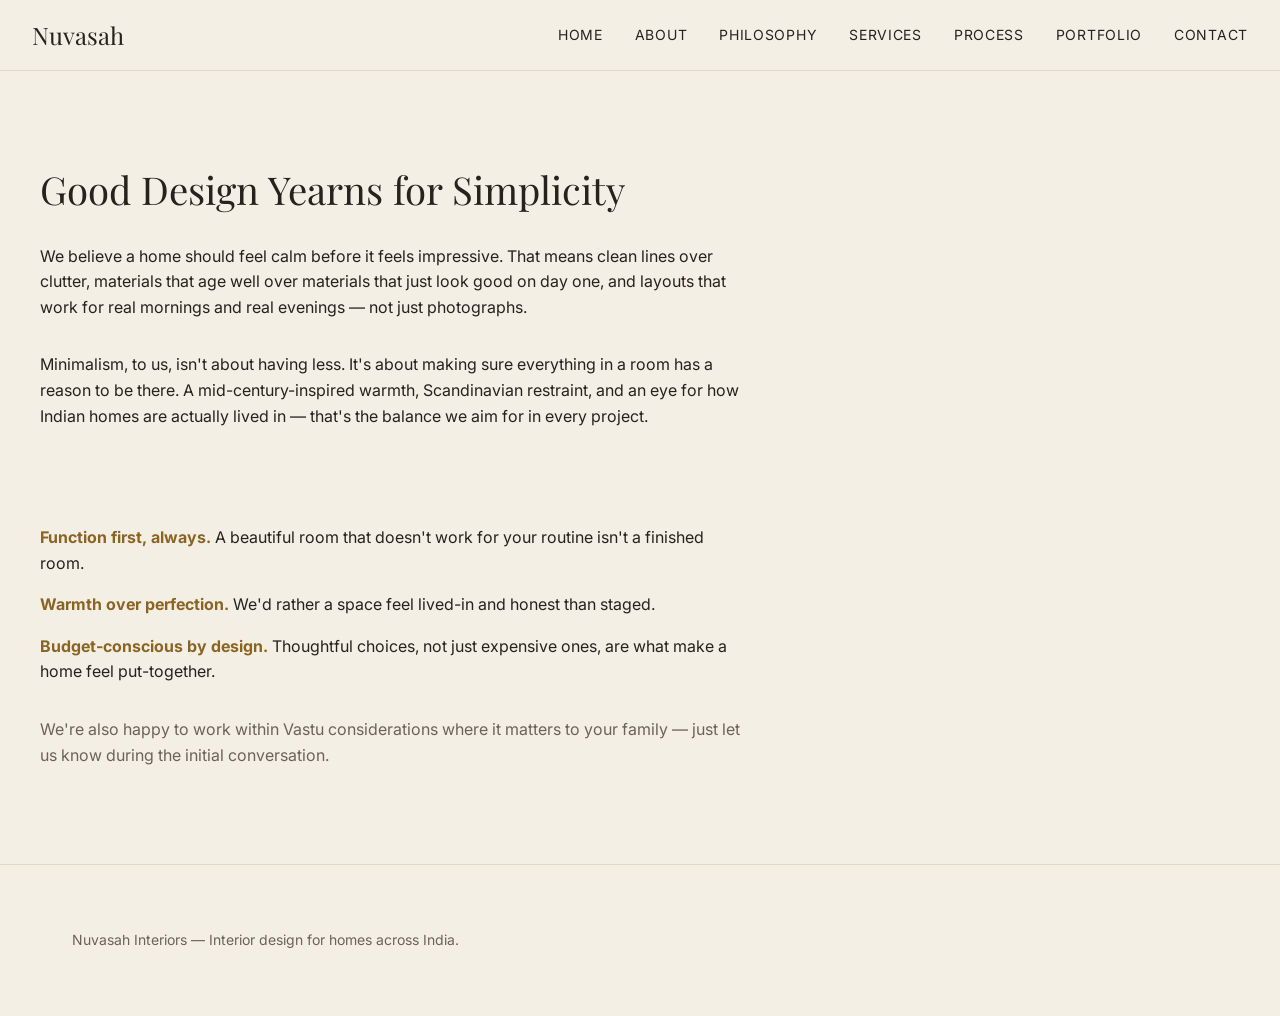
<file: philosophy.html>
<!DOCTYPE html>
<html lang="en">
<head>
<meta charset="UTF-8">
<meta name="viewport" content="width=device-width, initial-scale=1.0">
<title>Philosophy | Nuvasah Interiors</title>
<meta name="description" content="Good design yearns for simplicity — Nuvasah Interiors' approach to minimalist, mid-century, Scandinavian-inspired interior design for Indian homes.">
<link rel="preconnect" href="https://fonts.googleapis.com">
<link href="https://fonts.googleapis.com/css2?family=Playfair+Display:ital,wght@0,400;0,500;0,600;1,400&family=Inter:wght@400;500;600&display=swap" rel="stylesheet">
<link rel="stylesheet" href="../css/variables.css">
<link rel="stylesheet" href="../css/main.css">
</head>
<body>

<header class="site-header">
  <a href="../index.html" style="font-family: var(--font-heading); font-size: 1.5rem; color: var(--color-ink);">Nuvasah</a>
  <ul class="site-nav">
    <li><a href="../index.html">Home</a></li>
    <li><a href="about.html">About</a></li>
    <li><a href="philosophy.html">Philosophy</a></li>
    <li><a href="services.html">Services</a></li>
    <li><a href="process.html">Process</a></li>
    <li><a href="portfolio.html">Portfolio</a></li>
    <li><a href="contact.html">Contact</a></li>
  </ul>
</header>

<div class="container section">
  <h1 style="font-size: var(--fs-h2);">Good Design Yearns for Simplicity</h1>
  <div style="max-width:700px; margin-top: var(--space-md);">
    <p style="color: var(--color-ink);">We believe a home should feel calm before it feels impressive. That means clean lines over clutter, materials that age well over materials that just look good on day one, and layouts that work for real mornings and real evenings — not just photographs.</p>
    <p style="color: var(--color-ink); margin-top: var(--space-md);">Minimalism, to us, isn't about having less. It's about making sure everything in a room has a reason to be there. A mid-century-inspired warmth, Scandinavian restraint, and an eye for how Indian homes are actually lived in — that's the balance we aim for in every project.</p>
  </div>
</div>

<div class="container section" style="padding-top:0;">
  <div style="max-width:700px;">
    <p style="color: var(--color-ink);"><strong style="color:var(--color-accent);">Function first, always.</strong> A beautiful room that doesn't work for your routine isn't a finished room.</p>
    <p style="color: var(--color-ink); margin-top: var(--space-sm);"><strong style="color:var(--color-accent);">Warmth over perfection.</strong> We'd rather a space feel lived-in and honest than staged.</p>
    <p style="color: var(--color-ink); margin-top: var(--space-sm);"><strong style="color:var(--color-accent);">Budget-conscious by design.</strong> Thoughtful choices, not just expensive ones, are what make a home feel put-together.</p>
    <p style="color: var(--color-ink-muted); margin-top: var(--space-md);">We're also happy to work within Vastu considerations where it matters to your family — just let us know during the initial conversation.</p>
  </div>
</div>

<footer class="site-footer">
  <div class="container">
    <p>Nuvasah Interiors — Interior design for homes across India.</p>
  </div>
</footer>

</body>
</html>
</file>
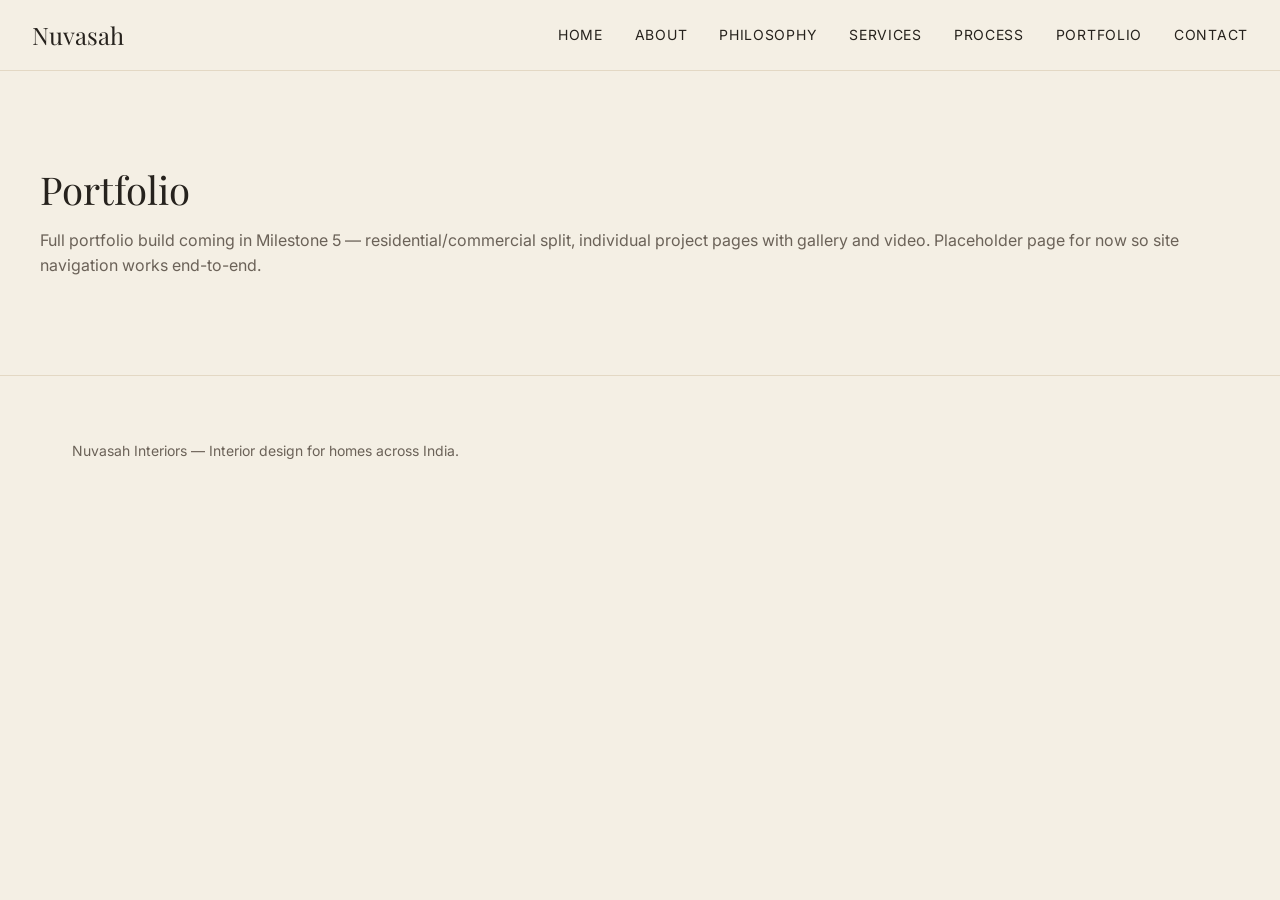
<file: portfolio.html>
<!DOCTYPE html>
<html lang="en">
<head>
<meta charset="UTF-8">
<meta name="viewport" content="width=device-width, initial-scale=1.0">
<title>Portfolio | Nuvasah Interiors</title>
<meta name="description" content="A look at homes Nuvasah Interiors has designed across India.">
<link rel="preconnect" href="https://fonts.googleapis.com">
<link href="https://fonts.googleapis.com/css2?family=Playfair+Display:ital,wght@0,400;0,500;0,600;1,400&family=Inter:wght@400;500;600&display=swap" rel="stylesheet">
<link rel="stylesheet" href="../css/variables.css">
<link rel="stylesheet" href="../css/main.css">
</head>
<body>

<header class="site-header">
  <a href="../index.html" style="font-family: var(--font-heading); font-size: 1.5rem; color: var(--color-ink);">Nuvasah</a>
  <ul class="site-nav">
    <li><a href="../index.html">Home</a></li>
    <li><a href="about.html">About</a></li>
    <li><a href="philosophy.html">Philosophy</a></li>
    <li><a href="services.html">Services</a></li>
    <li><a href="process.html">Process</a></li>
    <li><a href="portfolio.html">Portfolio</a></li>
    <li><a href="contact.html">Contact</a></li>
  </ul>
</header>

<div class="container section">
  <h1 style="font-size: var(--fs-h2);">Portfolio</h1>
  <p style="margin-top: var(--space-sm);">Full portfolio build coming in Milestone 5 — residential/commercial split, individual project pages with gallery and video. Placeholder page for now so site navigation works end-to-end.</p>
</div>

<footer class="site-footer">
  <div class="container">
    <p>Nuvasah Interiors — Interior design for homes across India.</p>
  </div>
</footer>

</body>
</html>
</file>
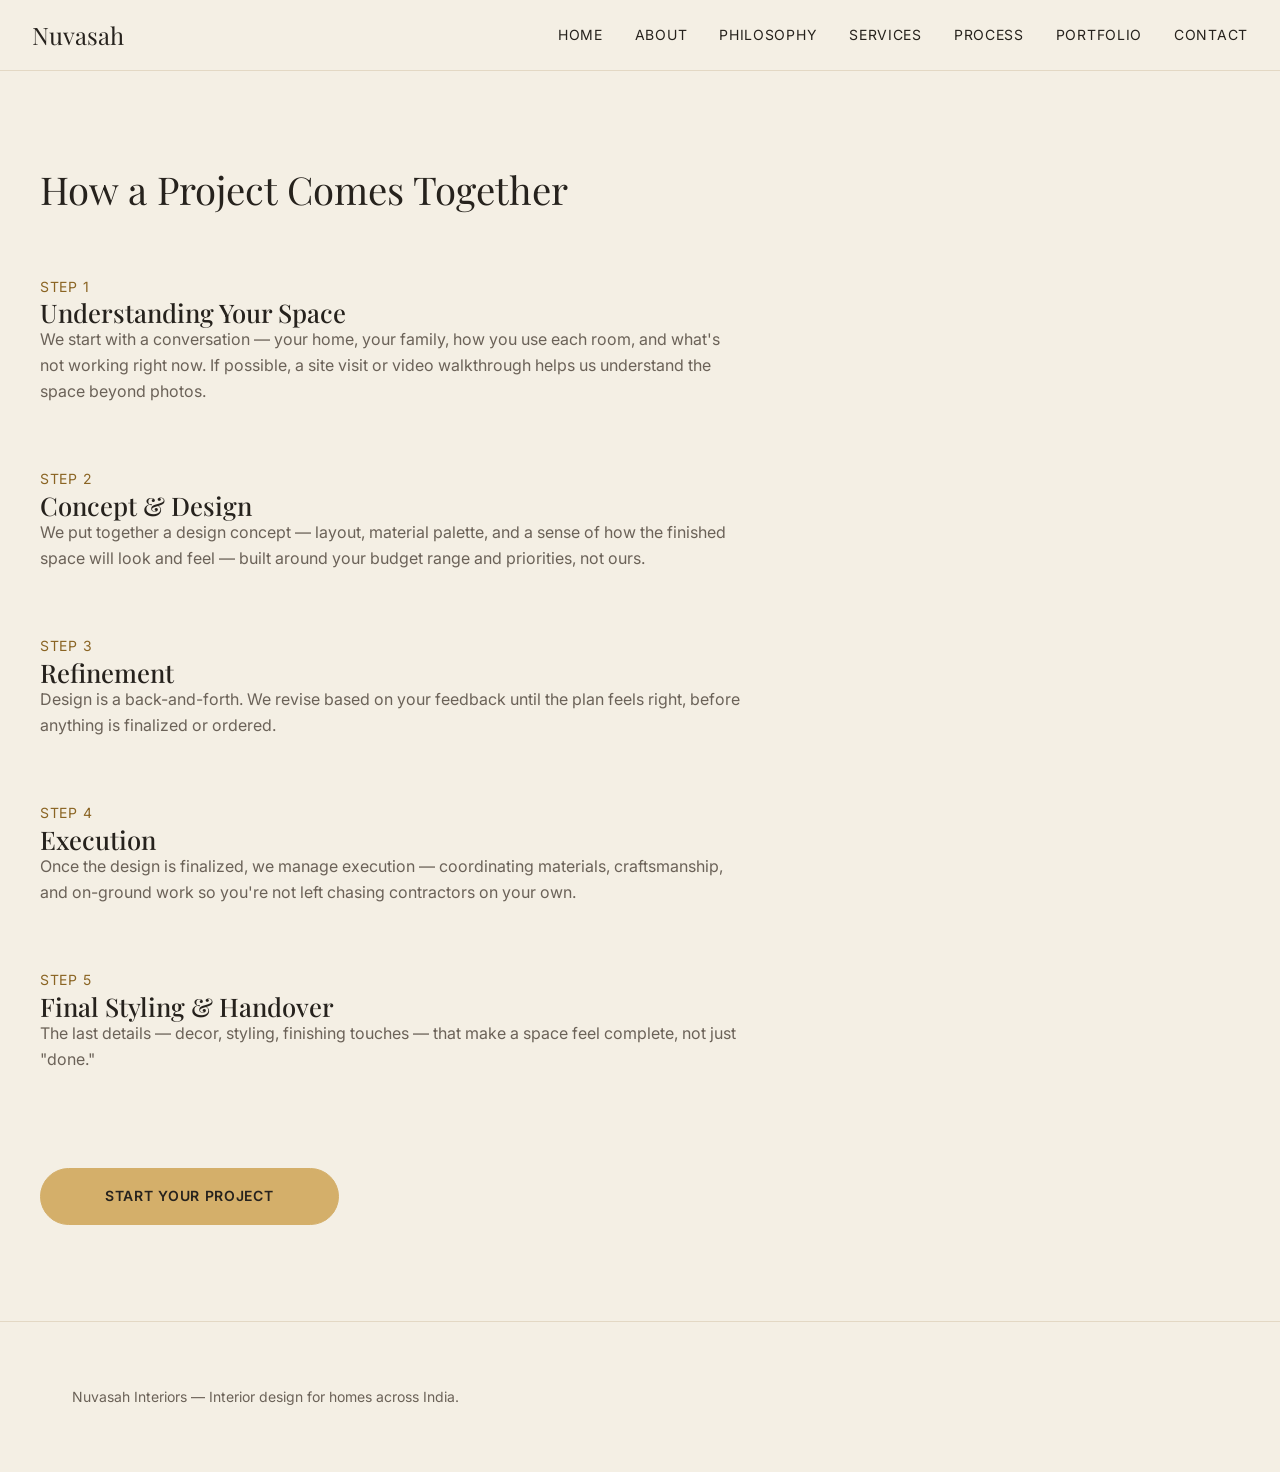
<file: process.html>
<!DOCTYPE html>
<html lang="en">
<head>
<meta charset="UTF-8">
<meta name="viewport" content="width=device-width, initial-scale=1.0">
<title>Our Process | Nuvasah Interiors</title>
<meta name="description" content="How a Nuvasah Interiors project comes together — from understanding your space to final styling and handover.">
<link rel="preconnect" href="https://fonts.googleapis.com">
<link href="https://fonts.googleapis.com/css2?family=Playfair+Display:ital,wght@0,400;0,500;0,600;1,400&family=Inter:wght@400;500;600&display=swap" rel="stylesheet">
<link rel="stylesheet" href="../css/variables.css">
<link rel="stylesheet" href="../css/main.css">
</head>
<body>

<header class="site-header">
  <a href="../index.html" style="font-family: var(--font-heading); font-size: 1.5rem; color: var(--color-ink);">Nuvasah</a>
  <ul class="site-nav">
    <li><a href="../index.html">Home</a></li>
    <li><a href="about.html">About</a></li>
    <li><a href="philosophy.html">Philosophy</a></li>
    <li><a href="services.html">Services</a></li>
    <li><a href="process.html">Process</a></li>
    <li><a href="portfolio.html">Portfolio</a></li>
    <li><a href="contact.html">Contact</a></li>
  </ul>
</header>

<div class="container section">
  <h1 style="font-size: var(--fs-h2);">How a Project Comes Together</h1>

  <div style="max-width:700px; margin-top: var(--space-lg);">
    <div style="margin-bottom: var(--space-lg);">
      <p style="font-family: var(--font-body); font-size: var(--fs-small); letter-spacing:0.05em; text-transform:uppercase; color: var(--color-accent);">Step 1</p>
      <h3>Understanding Your Space</h3>
      <p>We start with a conversation — your home, your family, how you use each room, and what's not working right now. If possible, a site visit or video walkthrough helps us understand the space beyond photos.</p>
    </div>

    <div style="margin-bottom: var(--space-lg);">
      <p style="font-family: var(--font-body); font-size: var(--fs-small); letter-spacing:0.05em; text-transform:uppercase; color: var(--color-accent);">Step 2</p>
      <h3>Concept & Design</h3>
      <p>We put together a design concept — layout, material palette, and a sense of how the finished space will look and feel — built around your budget range and priorities, not ours.</p>
    </div>

    <div style="margin-bottom: var(--space-lg);">
      <p style="font-family: var(--font-body); font-size: var(--fs-small); letter-spacing:0.05em; text-transform:uppercase; color: var(--color-accent);">Step 3</p>
      <h3>Refinement</h3>
      <p>Design is a back-and-forth. We revise based on your feedback until the plan feels right, before anything is finalized or ordered.</p>
    </div>

    <div style="margin-bottom: var(--space-lg);">
      <p style="font-family: var(--font-body); font-size: var(--fs-small); letter-spacing:0.05em; text-transform:uppercase; color: var(--color-accent);">Step 4</p>
      <h3>Execution</h3>
      <p>Once the design is finalized, we manage execution — coordinating materials, craftsmanship, and on-ground work so you're not left chasing contractors on your own.</p>
    </div>

    <div>
      <p style="font-family: var(--font-body); font-size: var(--fs-small); letter-spacing:0.05em; text-transform:uppercase; color: var(--color-accent);">Step 5</p>
      <h3>Final Styling & Handover</h3>
      <p>The last details — decor, styling, finishing touches — that make a space feel complete, not just "done."</p>
    </div>
  </div>
</div>

<div class="container section" style="padding-top:0;">
  <a href="contact.html" class="btn btn-primary">Start Your Project</a>
</div>

<footer class="site-footer">
  <div class="container">
    <p>Nuvasah Interiors — Interior design for homes across India.</p>
  </div>
</footer>

</body>
</html>
</file>
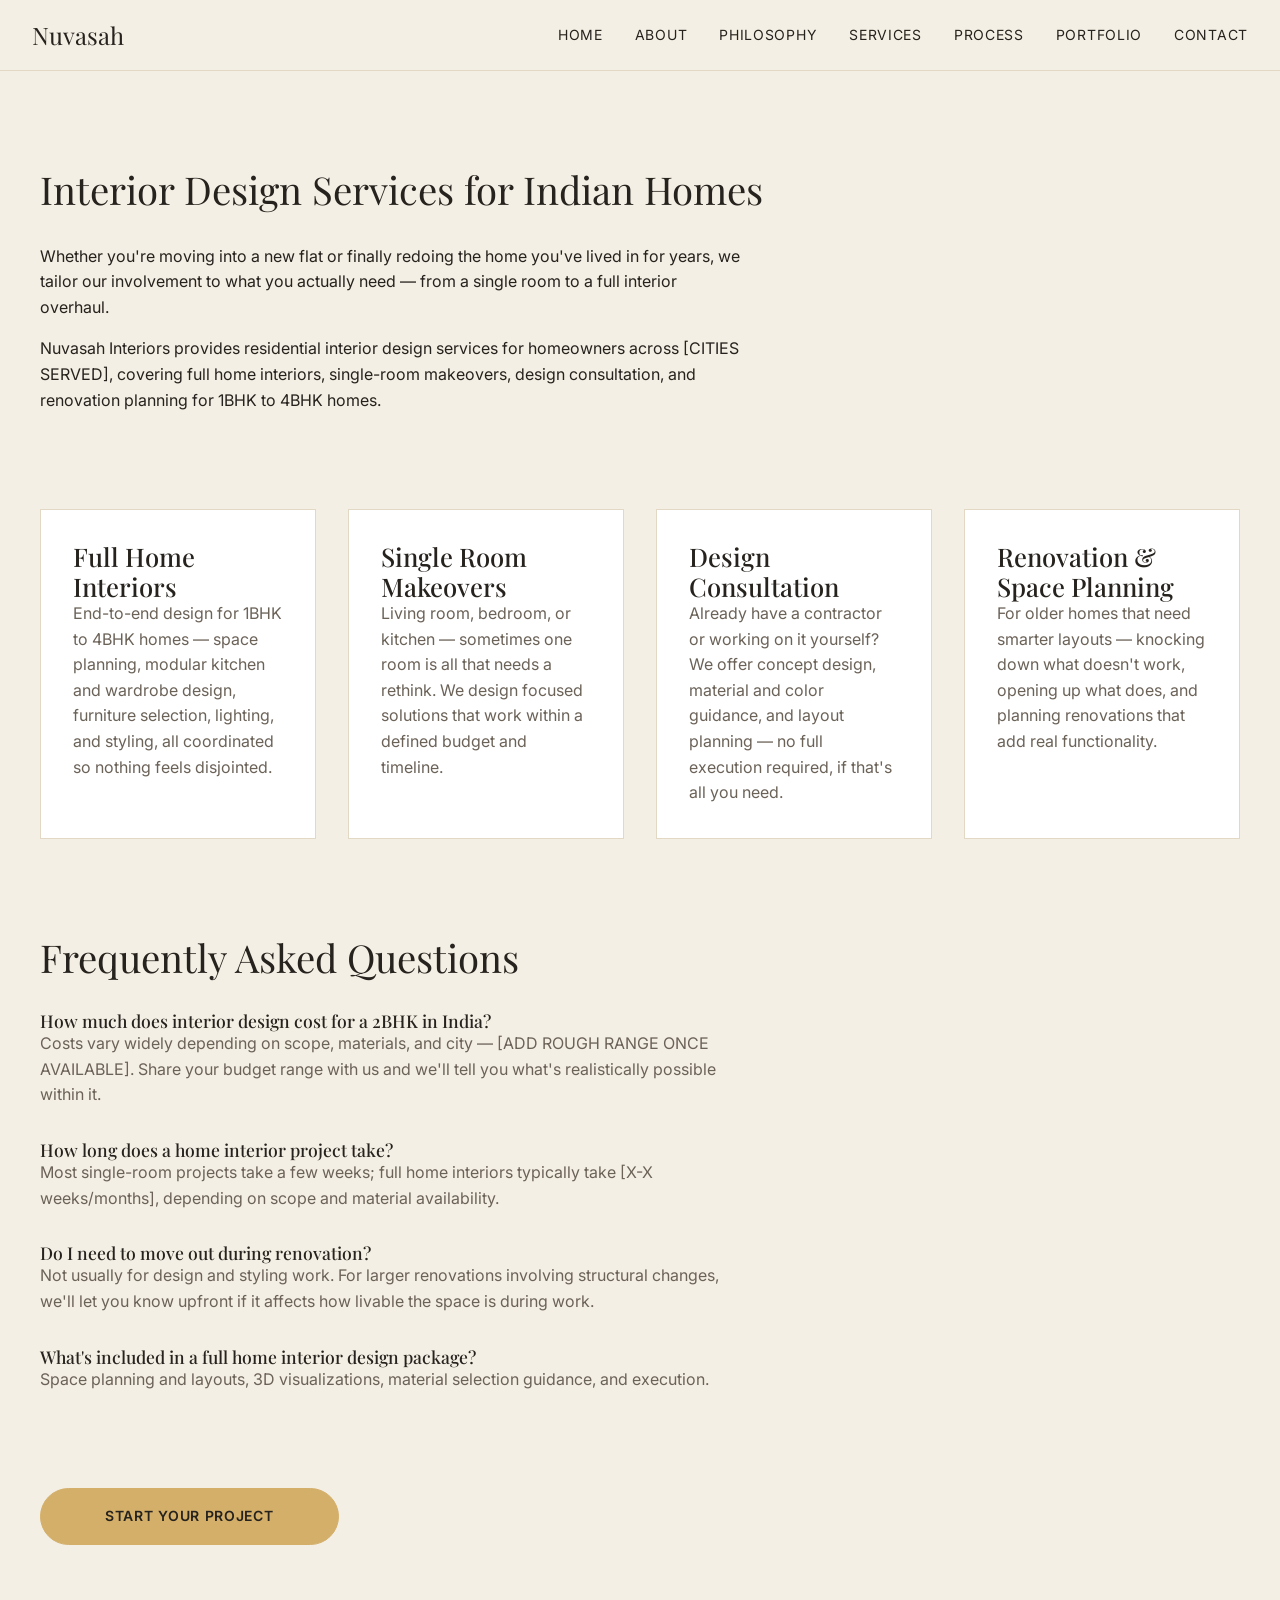
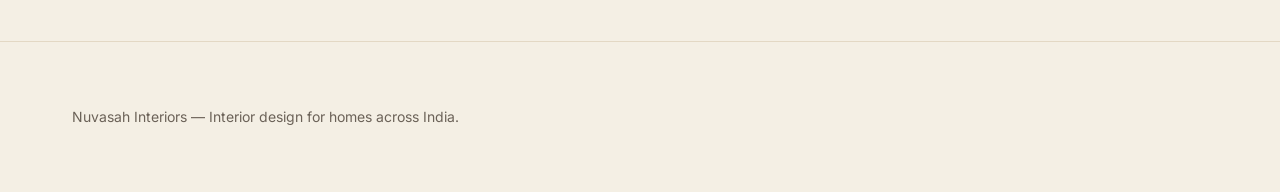
<file: services.html>
<!DOCTYPE html>
<html lang="en">
<head>
<meta charset="UTF-8">
<meta name="viewport" content="width=device-width, initial-scale=1.0">
<title>Interior Design Services for Indian Homes | Nuvasah Interiors</title>
<meta name="description" content="Nuvasah Interiors provides residential interior design services for homeowners across India — full home interiors, single-room makeovers, design consultation, and renovation planning.">
<link rel="preconnect" href="https://fonts.googleapis.com">
<link href="https://fonts.googleapis.com/css2?family=Playfair+Display:ital,wght@0,400;0,500;0,600;1,400&family=Inter:wght@400;500;600&display=swap" rel="stylesheet">
<link rel="stylesheet" href="../css/variables.css">
<link rel="stylesheet" href="../css/main.css">
</head>
<body>

<header class="site-header">
  <a href="../index.html" style="font-family: var(--font-heading); font-size: 1.5rem; color: var(--color-ink);">Nuvasah</a>
  <ul class="site-nav">
    <li><a href="../index.html">Home</a></li>
    <li><a href="about.html">About</a></li>
    <li><a href="philosophy.html">Philosophy</a></li>
    <li><a href="services.html">Services</a></li>
    <li><a href="process.html">Process</a></li>
    <li><a href="portfolio.html">Portfolio</a></li>
    <li><a href="contact.html">Contact</a></li>
  </ul>
</header>

<div class="container section">
  <h1 style="font-size: var(--fs-h2);">Interior Design Services for Indian Homes</h1>
  <div style="max-width:700px; margin-top: var(--space-md);">
    <p style="color: var(--color-ink);">Whether you're moving into a new flat or finally redoing the home you've lived in for years, we tailor our involvement to what you actually need — from a single room to a full interior overhaul.</p>
    <p style="color: var(--color-ink); margin-top: var(--space-sm);">Nuvasah Interiors provides residential interior design services for homeowners across [CITIES SERVED], covering full home interiors, single-room makeovers, design consultation, and renovation planning for 1BHK to 4BHK homes.</p>
  </div>
</div>

<div class="container section" style="padding-top:0;">
  <div style="display:grid; grid-template-columns: repeat(auto-fit, minmax(260px,1fr)); gap: var(--space-md);">
    <div class="card" style="padding: var(--space-md);">
      <h3>Full Home Interiors</h3>
      <p>End-to-end design for 1BHK to 4BHK homes — space planning, modular kitchen and wardrobe design, furniture selection, lighting, and styling, all coordinated so nothing feels disjointed.</p>
    </div>
    <div class="card" style="padding: var(--space-md);">
      <h3>Single Room Makeovers</h3>
      <p>Living room, bedroom, or kitchen — sometimes one room is all that needs a rethink. We design focused solutions that work within a defined budget and timeline.</p>
    </div>
    <div class="card" style="padding: var(--space-md);">
      <h3>Design Consultation</h3>
      <p>Already have a contractor or working on it yourself? We offer concept design, material and color guidance, and layout planning — no full execution required, if that's all you need.</p>
    </div>
    <div class="card" style="padding: var(--space-md);">
      <h3>Renovation & Space Planning</h3>
      <p>For older homes that need smarter layouts — knocking down what doesn't work, opening up what does, and planning renovations that add real functionality.</p>
    </div>
  </div>
</div>

<div class="container section" style="padding-top:0;">
  <h2>Frequently Asked Questions</h2>
  <div style="max-width:700px; margin-top: var(--space-md);">
    <h3 style="font-size:1.1rem;">How much does interior design cost for a 2BHK in India?</h3>
    <p style="margin-bottom: var(--space-md);">Costs vary widely depending on scope, materials, and city — [ADD ROUGH RANGE ONCE AVAILABLE]. Share your budget range with us and we'll tell you what's realistically possible within it.</p>

    <h3 style="font-size:1.1rem;">How long does a home interior project take?</h3>
    <p style="margin-bottom: var(--space-md);">Most single-room projects take a few weeks; full home interiors typically take [X-X weeks/months], depending on scope and material availability.</p>

    <h3 style="font-size:1.1rem;">Do I need to move out during renovation?</h3>
    <p style="margin-bottom: var(--space-md);">Not usually for design and styling work. For larger renovations involving structural changes, we'll let you know upfront if it affects how livable the space is during work.</p>

    <h3 style="font-size:1.1rem;">What's included in a full home interior design package?</h3>
    <p>Space planning and layouts, 3D visualizations, material selection guidance, and execution.</p>
  </div>
</div>

<div class="container section" style="padding-top:0;">
  <a href="contact.html" class="btn btn-primary">Start Your Project</a>
</div>

<footer class="site-footer">
  <div class="container">
    <p>Nuvasah Interiors — Interior design for homes across India.</p>
  </div>
</footer>

</body>
</html>
</file>
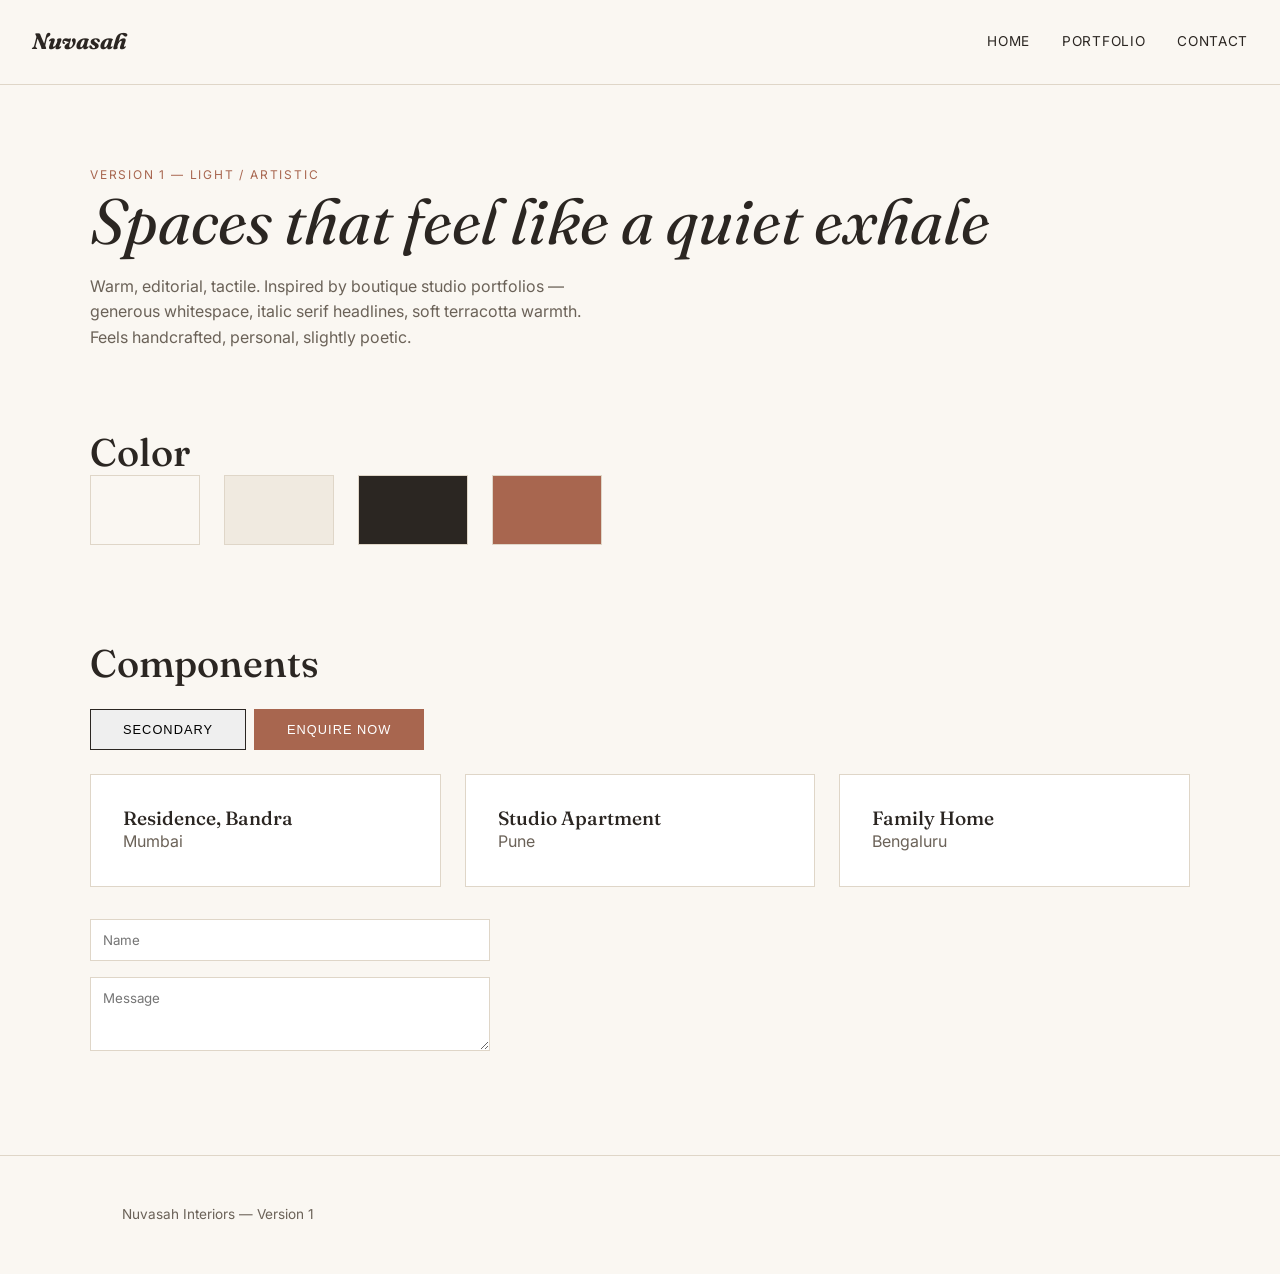
<file: style-reference.html>
<!DOCTYPE html>
<html lang="en">
<head>
<meta charset="UTF-8">
<meta name="viewport" content="width=device-width, initial-scale=1.0">
<title>Nuvasah — V1: Warm Editorial (Light / Artistic)</title>
<link rel="preconnect" href="https://fonts.googleapis.com">
<link href="https://fonts.googleapis.com/css2?family=Fraunces:ital,wght@0,400;0,500;1,400&family=Inter:wght@400;500&display=swap" rel="stylesheet">
<style>
  :root {
    --color-bg: #FAF7F2;
    --color-bg-alt: #F0EAE0;
    --color-surface: #FFFFFF;
    --color-ink: #2B2622;
    --color-ink-muted: #6B6258;
    --color-accent: #A8664F;
    --color-accent-hover: #8F5340;
    --color-line: #DFD6C8;
    --font-heading: 'Fraunces', serif;
    --font-body: 'Inter', sans-serif;
    --radius: 2px;
  }
  * { box-sizing: border-box; margin: 0; padding: 0; }
  body { font-family: var(--font-body); background: var(--color-bg); color: var(--color-ink); line-height: 1.6; }
  h1, h2, h3 { font-family: var(--font-heading); font-weight: 500; line-height: 1.15; }
  h1 { font-size: clamp(2.5rem, 5vw, 4rem); font-style: italic; font-weight: 400; }
  h2 { font-size: clamp(1.75rem, 3vw, 2.5rem); }
  p { color: var(--color-ink-muted); }
  a { color: var(--color-accent); text-decoration: none; }
  .container { max-width: 1100px; margin: 0 auto; padding: 0 2rem; }
  .section { padding: 5rem 0; }
  .label { font-size: 0.75rem; letter-spacing: 0.15em; text-transform: uppercase; color: var(--color-accent); }
  header { display: flex; justify-content: space-between; align-items: center; padding: 1.5rem 2rem; border-bottom: 1px solid var(--color-line); }
  nav { display: flex; gap: 2rem; }
  nav a { color: var(--color-ink); font-size: 0.85rem; letter-spacing: 0.05em; text-transform: uppercase; }
  .swatch { display: inline-block; width: 110px; height: 70px; border: 1px solid var(--color-line); margin-right: 0.75rem; }
  .swatch-row { display: flex; gap: 0.75rem; flex-wrap: wrap; margin-bottom: 1rem; }
  .btn { display: inline-block; padding: 0.75rem 2rem; border: 1px solid var(--color-ink); font-size: 0.8rem; letter-spacing: 0.08em; text-transform: uppercase; }
  .btn-primary { background: var(--color-accent); border-color: var(--color-accent); color: #fff; }
  .card { background: var(--color-surface); border: 1px solid var(--color-line); padding: 2rem; }
  input, textarea, select { width: 100%; padding: 0.75rem; border: 1px solid var(--color-line); background: var(--color-surface); font-family: var(--font-body); margin-bottom: 1rem; }
  footer { padding: 3rem 2rem; border-top: 1px solid var(--color-line); color: var(--color-ink-muted); font-size: 0.85rem; }
  .grid-3 { display: grid; grid-template-columns: repeat(auto-fit, minmax(220px,1fr)); gap: 1.5rem; }
</style>
</head>
<body>
<header>
  <strong style="font-family:var(--font-heading); font-style:italic; font-size:1.4rem;">Nuvasah</strong>
  <nav><a href="#">Home</a><a href="#">Portfolio</a><a href="#">Contact</a></nav>
</header>
<div class="container section">
  <p class="label">Version 1 — Light / Artistic</p>
  <h1>Spaces that feel like a quiet exhale</h1>
  <p style="max-width:500px; margin-top:1rem;">Warm, editorial, tactile. Inspired by boutique studio portfolios — generous whitespace, italic serif headlines, soft terracotta warmth. Feels handcrafted, personal, slightly poetic.</p>
</div>
<div class="container section" style="padding-top:0;">
  <h2>Color</h2>
  <div class="swatch-row">
    <div class="swatch" style="background:var(--color-bg)"></div>
    <div class="swatch" style="background:var(--color-bg-alt)"></div>
    <div class="swatch" style="background:var(--color-ink)"></div>
    <div class="swatch" style="background:var(--color-accent)"></div>
  </div>
</div>
<div class="container section" style="padding-top:0;">
  <h2>Components</h2>
  <div style="margin:1.5rem 0;"><button class="btn">Secondary</button> &nbsp;<button class="btn btn-primary">Enquire Now</button></div>
  <div class="grid-3">
    <div class="card"><h3 style="font-size:1.2rem;">Residence, Bandra</h3><p>Mumbai</p></div>
    <div class="card"><h3 style="font-size:1.2rem;">Studio Apartment</h3><p>Pune</p></div>
    <div class="card"><h3 style="font-size:1.2rem;">Family Home</h3><p>Bengaluru</p></div>
  </div>
  <div style="max-width:400px; margin-top:2rem;">
    <input placeholder="Name"><textarea rows="3" placeholder="Message"></textarea>
  </div>
</div>
<footer><div class="container">Nuvasah Interiors — Version 1</div></footer>
</body>
</html>
</file>
<file: css/variables.css>
/* ==========================================================================
   Nuvasah Interiors — Design Tokens
   Style: Warm editorial (Version 1 layout, approved) — minimalist, mid-century,
   Scandinavian, refined against Decorilla.com's font pairing/structure.
   Palette: Deep Teal & Warm Sand (Option C, client-approved after prospect feedback)
   ========================================================================== */

:root {
  /* Color — warm sand base, gold primary accent (logo-matched), lighter gold secondary accent */
  --color-bg: #F4EFE4;          /* warm sand background */
  --color-bg-alt: #EBE3D2;      /* slightly deeper section background */
  --color-surface: #FFFFFF;     /* cards, forms */
  --color-ink: #26221D;         /* near-black warm charcoal, primary text */
  --color-ink-muted: #6B6258;   /* secondary text, captions */
  --color-accent: #8A6423;      /* deep gold — primary accent (AA 4.66:1 as text on --color-bg), logo-matched */
  --color-accent-hover: #6E4F1C;
  --color-accent-2: #D4AF6A;    /* lighter gold — secondary accent, CTA background */
  --color-accent-2-hover: #BE9552;
  --color-line: #E3D8C4;        /* borders, dividers */
  --color-success: #5C7A5E;     /* form confirmation, muted sage */
  --color-error: #B54B3E;

  /* Typography — thin high-contrast serif for headlines (Decorilla-style), clean sans body */
  --font-heading: 'Playfair Display', 'Georgia', serif;
  --font-body: 'Inter', 'Helvetica Neue', sans-serif;

  --fs-h1: clamp(2.5rem, 5vw, 4rem);
  --fs-h2: clamp(1.75rem, 3vw, 2.5rem);
  --fs-h3: clamp(1.25rem, 2vw, 1.75rem);
  --fs-body: 1rem;
  --fs-small: 0.875rem;

  --lh-heading: 1.15;
  --lh-body: 1.6;

  /* Spacing scale (8px base) */
  --space-xs: 0.5rem;
  --space-sm: 1rem;
  --space-md: 2rem;
  --space-lg: 4rem;
  --space-xl: 6rem;
  --space-2xl: 10rem;

  /* Layout */
  --max-width: 1200px;
  --radius: 2px;      /* sharp corners for cards/inputs, minimalist */
  --radius-pill: 999px; /* pill buttons, Decorilla-style CTA */

  /* Motion */
  --transition-fast: 150ms ease;
  --transition-base: 300ms ease;
}
</file>
<file: css/main.css>
/* ==========================================================================
   Nuvasah Interiors — Base Styles
   Depends on variables.css being loaded first
   ========================================================================== */

* {
  box-sizing: border-box;
  margin: 0;
  padding: 0;
}

html {
  scroll-behavior: smooth;
}

body {
  font-family: var(--font-body);
  font-size: var(--fs-body);
  line-height: var(--lh-body);
  color: var(--color-ink);
  background-color: var(--color-bg);
}

h1, h2, h3, h4 {
  font-family: var(--font-heading);
  line-height: var(--lh-heading);
  font-weight: 500;
  color: var(--color-ink);
}

h1 { font-size: var(--fs-h1); font-weight: 400; }
h2 { font-size: var(--fs-h2); font-weight: 400; }
h3 { font-size: var(--fs-h3); font-weight: 500; }

p {
  color: var(--color-ink-muted);
}

a {
  color: var(--color-accent);
  text-decoration: none;
  transition: color var(--transition-fast);
}

a:hover {
  color: var(--color-accent-hover);
}

img, video {
  max-width: 100%;
  display: block;
}

/* Layout */
.container {
  max-width: var(--max-width);
  margin: 0 auto;
  padding: 0 var(--space-md);
}

.section {
  padding: var(--space-xl) 0;
}

/* Hero — full-bleed photo background with dark overlay for text legibility */
.hero {
  position: relative;
  min-height: 85vh;
  display: flex;
  align-items: flex-end;
  background-size: cover;
  background-position: center;
  color: var(--color-bg);
}

.hero::before {
  content: "";
  position: absolute;
  inset: 0;
  background: linear-gradient(180deg, rgba(15,20,18,0.15) 0%, rgba(15,20,18,0.68) 100%);
}

.hero-content {
  position: relative;
  z-index: 1;
  padding: var(--space-xl) var(--space-md);
  max-width: var(--max-width);
  margin: 0 auto;
  width: 100%;
  text-align: center;
}

.hero h1 {
  color: var(--color-bg);
}

.hero p {
  color: var(--color-bg-alt);
  max-width: 480px;
  margin: var(--space-sm) auto 0;
}

.hero .btn-primary {
  margin-top: var(--space-md);
}

/* Icon row — "how it works" style feature strip (Decorilla-inspired) */
.icon-row {
  display: grid;
  grid-template-columns: repeat(auto-fit, minmax(160px, 1fr));
  gap: var(--space-lg);
  text-align: center;
}

.icon-row-item .icon-row-icon {
  width: 40px;
  height: 40px;
  margin: 0 auto var(--space-sm);
  color: var(--color-accent);
}

.icon-row-item p {
  font-size: var(--fs-small);
  color: var(--color-ink);
}

/* How It Works — vertical numbered steps with icons (mobile-first). */
.how-steps {
  display: flex;
  flex-direction: column;
  gap: var(--space-lg);
  max-width: 760px;
  margin: 0 auto;
}
.how-step {
  display: flex;
  gap: var(--space-md);
  align-items: flex-start;
}
.how-step-icon {
  flex: 0 0 auto;
  width: 40px;
  height: 40px;
  color: var(--color-accent);
}
.how-step-icon svg {
  width: 100%;
  height: 100%;
  display: block;
}
.how-step-label {
  font-family: var(--font-body);
  font-size: var(--fs-small);
  letter-spacing: 0.05em;
  text-transform: uppercase;
  color: var(--color-accent);
}
.how-step-body h3 {
  margin-top: 0.15rem;
}
.how-step-body p {
  margin-top: var(--space-xs);
}
.how-step-list {
  margin-top: var(--space-sm);
  padding-left: 1.1rem;
}
.how-step-list li {
  color: var(--color-ink-muted);
  margin-bottom: var(--space-xs);
}
.how-step-list li strong {
  color: var(--color-ink);
}

/* Project showcase — image beside challenge/result copy (Decorilla-inspired) */
.project-showcase {
  display: grid;
  grid-template-columns: 1.4fr 1fr;
  gap: var(--space-lg);
  align-items: start;
}

.project-showcase img {
  width: 100%;
  border-radius: var(--radius);
}

.project-showcase-copy h4 {
  font-family: var(--font-body);
  font-size: var(--fs-small);
  letter-spacing: 0.05em;
  text-transform: uppercase;
  color: var(--color-ink);
  margin-bottom: var(--space-xs);
  margin-top: var(--space-md);
}

.project-showcase-copy h4:first-child {
  margin-top: 0;
}

@media (max-width: 768px) {
  .project-showcase {
    grid-template-columns: 1fr;
  }
}

/* Secondary hero — smaller full-width photo band, used mid-page (e.g. Philosophy quote, Process intro) */
.photo-band {
  position: relative;
  min-height: 50vh;
  background-size: cover;
  background-position: center;
  display: flex;
  align-items: center;
  justify-content: center;
  text-align: center;
}

.photo-band::before {
  content: "";
  position: absolute;
  inset: 0;
  background: rgba(15,20,18,0.5);
}

.photo-band-content {
  position: relative;
  z-index: 1;
  color: var(--color-bg);
  padding: 0 var(--space-md);
}

/* Headings inside a photo-band inherit the container's light color instead of the
   global h1-h4 dark-ink rule, so they stay legible over the dark overlay. */
.photo-band-content h2,
.photo-band-content h3 {
  color: inherit;
}

/* Navigation */
.site-header {
  display: flex;
  align-items: center;
  justify-content: space-between;
  padding: var(--space-sm) var(--space-md);
  border-bottom: 1px solid var(--color-line);
}

.site-nav {
  display: flex;
  gap: var(--space-md);
  list-style: none;
}

.site-nav a {
  color: var(--color-ink);
  font-size: var(--fs-small);
  letter-spacing: 0.05em;
  text-transform: uppercase;
}

.site-nav a:hover {
  color: var(--color-accent);
}

/* Buttons */
.btn {
  display: inline-block;
  padding: var(--space-xs) var(--space-md);
  border: 1px solid var(--color-ink);
  border-radius: var(--radius);
  background: transparent;
  color: var(--color-ink);
  font-size: var(--fs-small);
  letter-spacing: 0.05em;
  text-transform: uppercase;
  cursor: pointer;
  transition: background var(--transition-fast), color var(--transition-fast);
}

.btn:hover {
  background: var(--color-ink);
  color: var(--color-bg);
}

.btn-primary {
  background: var(--color-accent-2);
  border-color: var(--color-accent-2);
  color: var(--color-ink);
  border-radius: var(--radius-pill);
  padding: var(--space-sm) var(--space-lg);
  font-weight: 600;
}

.btn-primary:hover {
  background: var(--color-accent-2-hover);
  border-color: var(--color-accent-2-hover);
}

/* Forms */
input, select, textarea {
  font-family: var(--font-body);
  font-size: var(--fs-body);
  padding: var(--space-xs);
  border: 1px solid var(--color-line);
  border-radius: var(--radius);
  background: var(--color-surface);
  color: var(--color-ink);
  width: 100%;
}

input:focus, select:focus, textarea:focus {
  outline: none;
  border-color: var(--color-accent);
}

/* Cards (portfolio/project items) */
.card {
  background: var(--color-surface);
  border: 1px solid var(--color-line);
}

/* Footer */
.site-footer {
  padding: var(--space-lg) var(--space-md);
  border-top: 1px solid var(--color-line);
  color: var(--color-ink-muted);
  font-size: var(--fs-small);
}

/* Home carousel / slideshow — mobile-first. Each .carousel-slide can hold an
   <img> or (later) a <video> with no structural change. */
.home-carousel {
  position: relative;
  border-radius: var(--radius);
  overflow: hidden;
  background: var(--color-bg-alt);
}

.carousel-track {
  position: relative;
  list-style: none;
  margin: 0;
  padding: 0;
  aspect-ratio: 4 / 3;            /* mobile-first: taller crop reads well on phones */
}

.carousel-slide {
  position: absolute;
  inset: 0;
  opacity: 0;
  transition: opacity 0.6s ease;
}

/* No-JS fallback: show the first slide until JS marks the carousel ready. */
.home-carousel:not(.is-ready) .carousel-slide:first-child {
  opacity: 1;
}
.home-carousel.is-ready .carousel-slide.is-active {
  opacity: 1;
}

.carousel-slide img,
.carousel-slide video {
  width: 100%;
  height: 100%;
  object-fit: cover;
  display: block;
}

.carousel-btn {
  position: absolute;
  top: 50%;
  transform: translateY(-50%);
  width: 44px;                    /* comfortable mobile touch target */
  height: 44px;
  border: none;
  border-radius: var(--radius-pill);
  background: rgba(38, 34, 29, 0.45);
  color: #FAF7F2;
  font-size: 1.6rem;
  line-height: 1;
  cursor: pointer;
  display: flex;
  align-items: center;
  justify-content: center;
  transition: background var(--transition-fast);
}
.carousel-btn:hover,
.carousel-btn:focus-visible {
  background: var(--color-accent);
  outline: none;
}
.carousel-prev { left: var(--space-sm); }
.carousel-next { right: var(--space-sm); }

.carousel-dots {
  position: absolute;
  bottom: var(--space-sm);
  left: 50%;
  transform: translateX(-50%);
  display: flex;
  gap: 0.5rem;
}
.carousel-dot {
  width: 10px;
  height: 10px;
  padding: 0;
  border: none;
  border-radius: var(--radius-pill);
  background: rgba(250, 247, 242, 0.55);
  cursor: pointer;
  transition: background var(--transition-fast);
}
.carousel-dot.is-active { background: var(--color-accent-2); }

@media (min-width: 769px) {
  .carousel-track { aspect-ratio: 16 / 9; }   /* wider crop on larger screens */
}

@media (prefers-reduced-motion: reduce) {
  .carousel-slide { transition: none; }
}

/* Logo badge — the supplied logo art has a baked-in black background, so it sits on
   a matching black chip. The image's black edges blend into the chip, so it reads as
   a single dark rounded badge with the gold mark, and renders cleanly on the sand
   header/footer without any masking. */
.site-logo {
  display: inline-flex;
  align-items: center;
  background: #000;
  padding: 5px 10px;
  border-radius: var(--radius);
  line-height: 0;
}
.site-logo img {
  display: block;
  width: auto;
}
.footer-logo {
  margin-bottom: var(--space-sm);
}

/* Responsive */
@media (max-width: 768px) {
  .site-nav {
    gap: var(--space-sm);
  }
  .section {
    padding: var(--space-lg) 0;
  }
}
</file>
